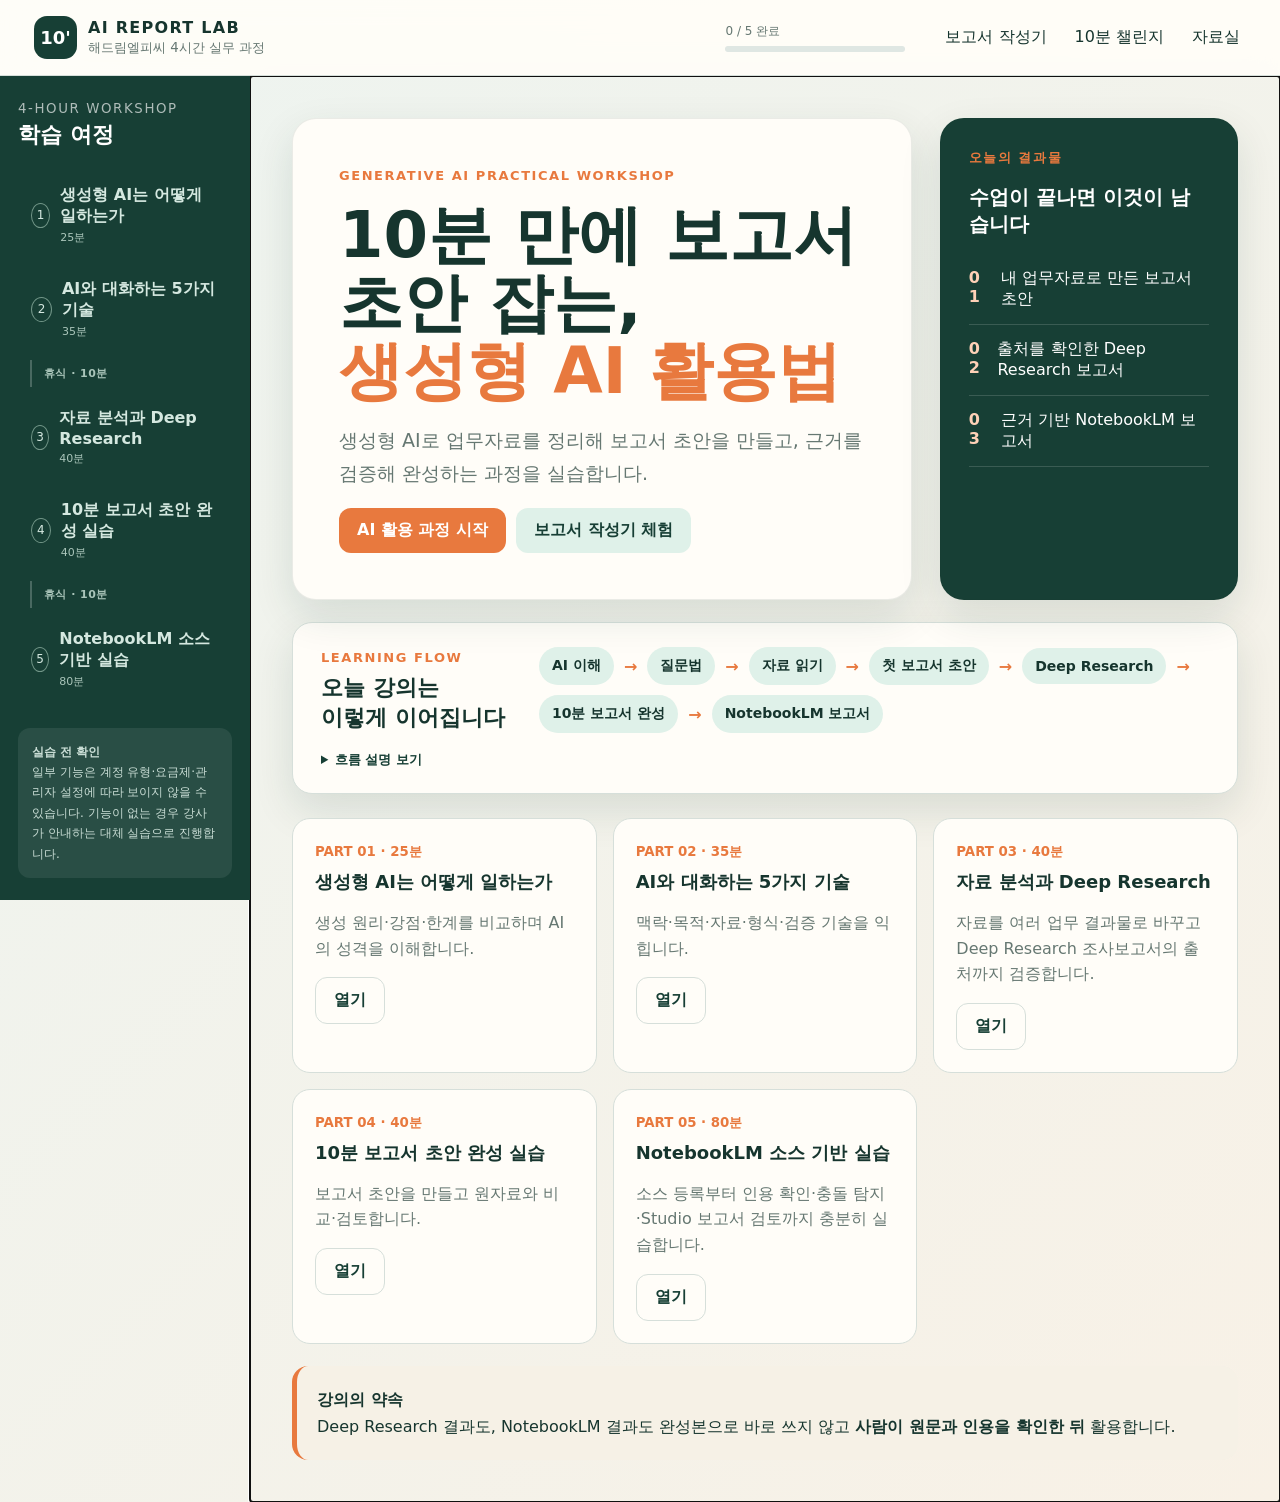
<file: index.html>
<!doctype html>
<html lang="ko">
<head>
  <meta charset="utf-8">
  <meta name="viewport" content="width=device-width, initial-scale=1">
  <meta name="description" content="해드림엘피씨 구성원을 위한 생성형 AI 보고서 작성 실습 웹앱">
  <meta name="theme-color" content="#173f35">
  <title>10분 만에 보고서 초안 잡는, 생성형 AI 활용법</title>
  <link rel="stylesheet" href="styles.css">
  <link rel="stylesheet" href="lesson2.css">
  <link rel="stylesheet" href="course.css?v=20261013-2">
</head>
<body>
  <a class="skip" href="#app">본문으로 바로가기</a>
  <header class="topbar">
    <button class="brand" data-route="home" aria-label="홈으로">
      <span class="brand-mark">10'</span>
      <span><b>AI REPORT LAB</b><small>해드림엘피씨 4시간 실무 과정</small></span>
    </button>
    <div class="progress-wrap">
      <span id="progress-label">0 / 5 완료</span>
      <div class="progress"><span id="progress-bar"></span></div>
    </div>
    <nav class="top-actions" aria-label="주요 메뉴">
      <button data-route="builder">보고서 작성기</button>
      <button data-route="challenge">10분 챌린지</button>
      <button data-route="library">자료실</button>
      <button id="menu-button" class="menu-button" aria-label="메뉴 열기">☰</button>
    </nav>
  </header>

  <aside class="sidebar" id="sidebar" aria-label="강의 차시">
    <div class="sidebar-head"><span><small>4-HOUR WORKSHOP</small><b>학습 여정</b></span><button id="menu-close" aria-label="메뉴 닫기">×</button></div>
    <nav id="side-nav"></nav>
    <div class="sidebar-note"><b>실습 전 확인</b><br>일부 기능은 계정 유형·요금제·관리자 설정에 따라 보이지 않을 수 있습니다. 기능이 없는 경우 강사가 안내하는 대체 실습으로 진행합니다.</div>
  </aside>

  <main id="app" tabindex="-1"></main>
  <div id="toast" class="toast" role="status" aria-live="polite">복사했습니다</div>
  <script src="app.js"></script>
  <script src="ai70.js?v=20261013-2314"></script>
</body>
</html>
</file>
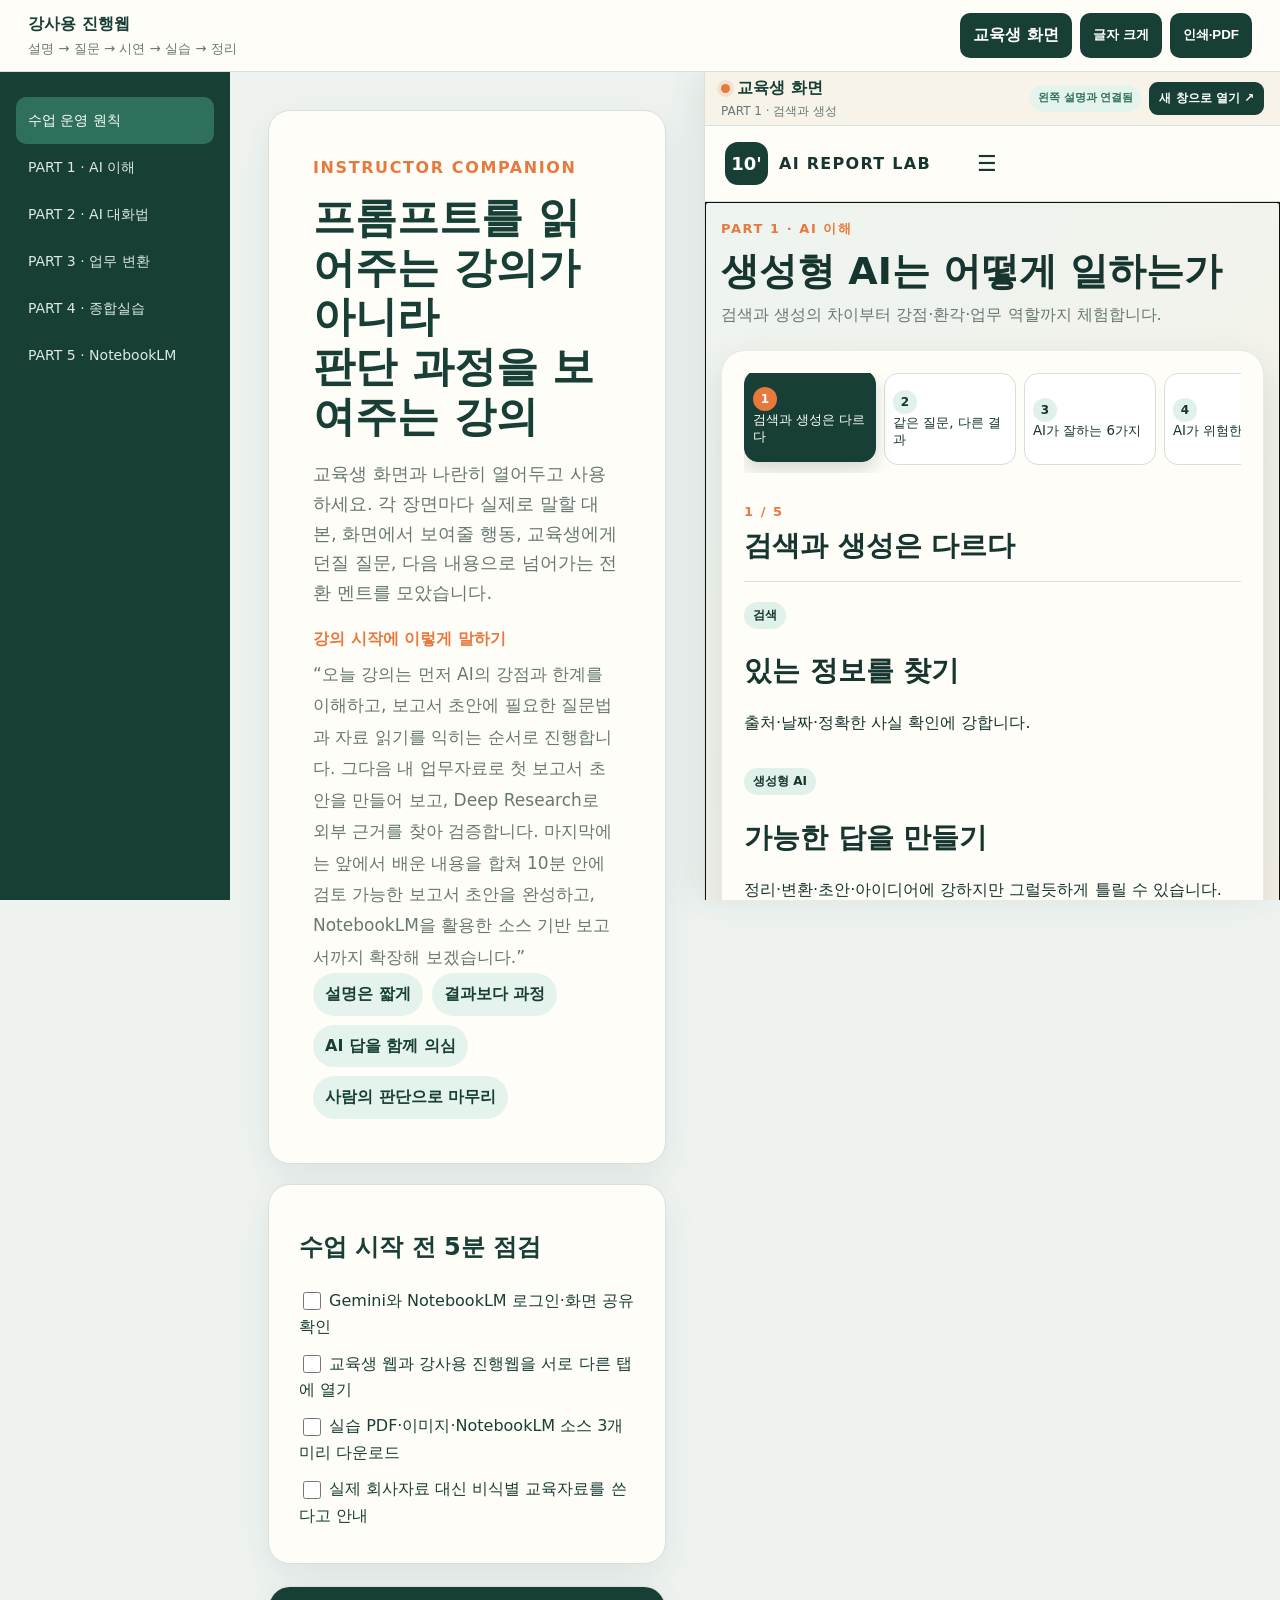
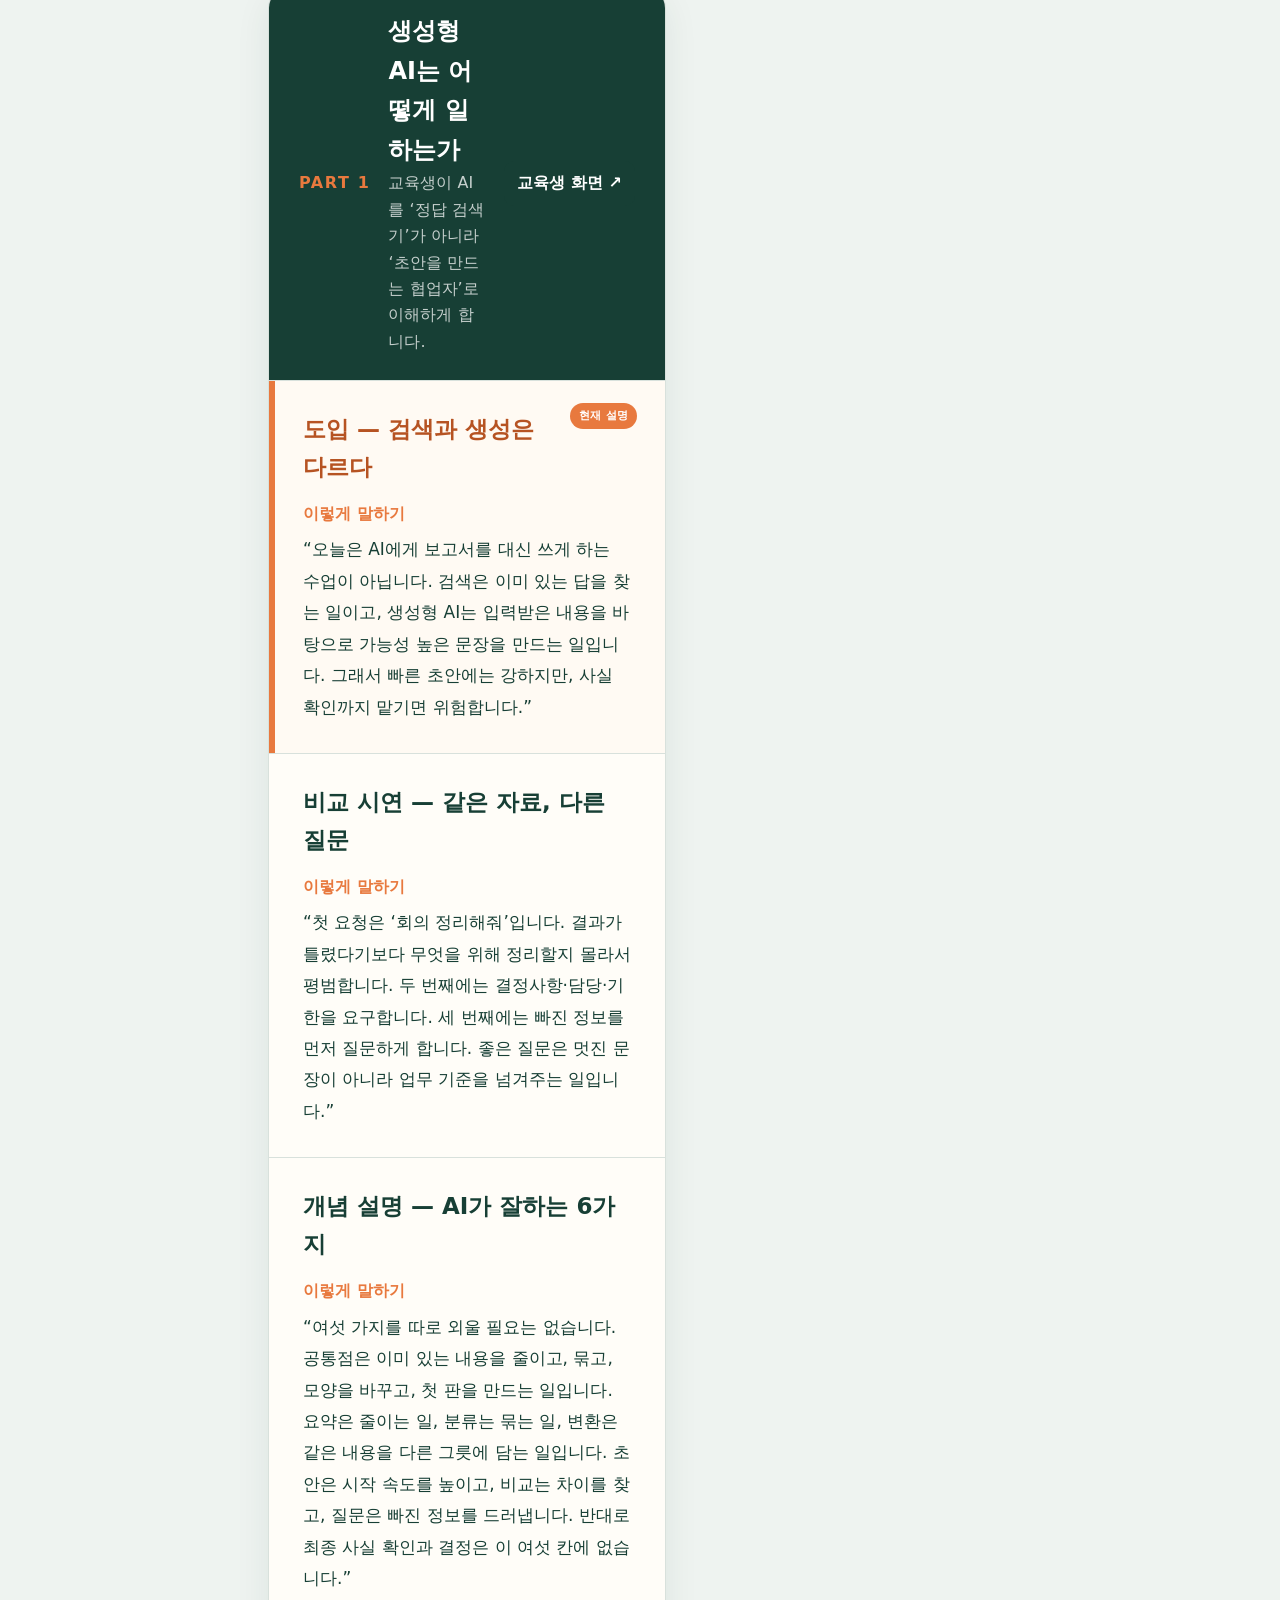
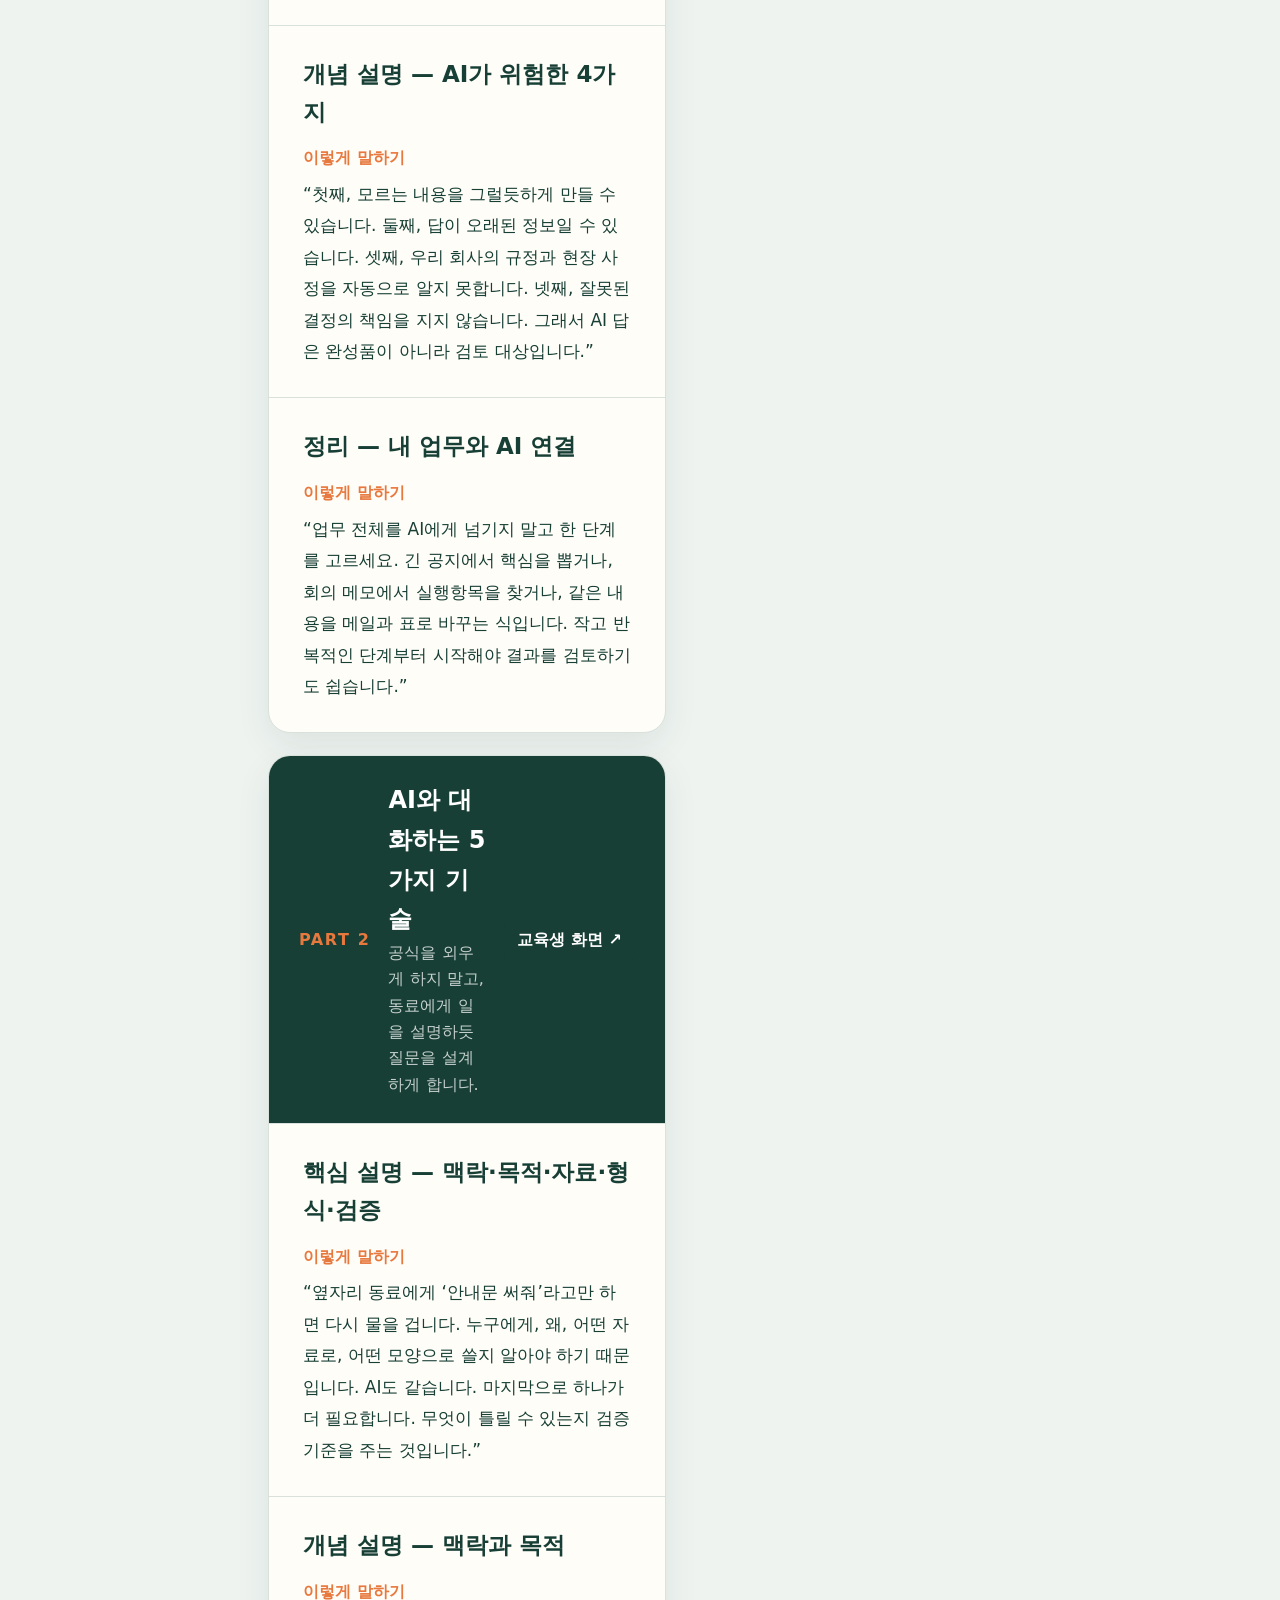
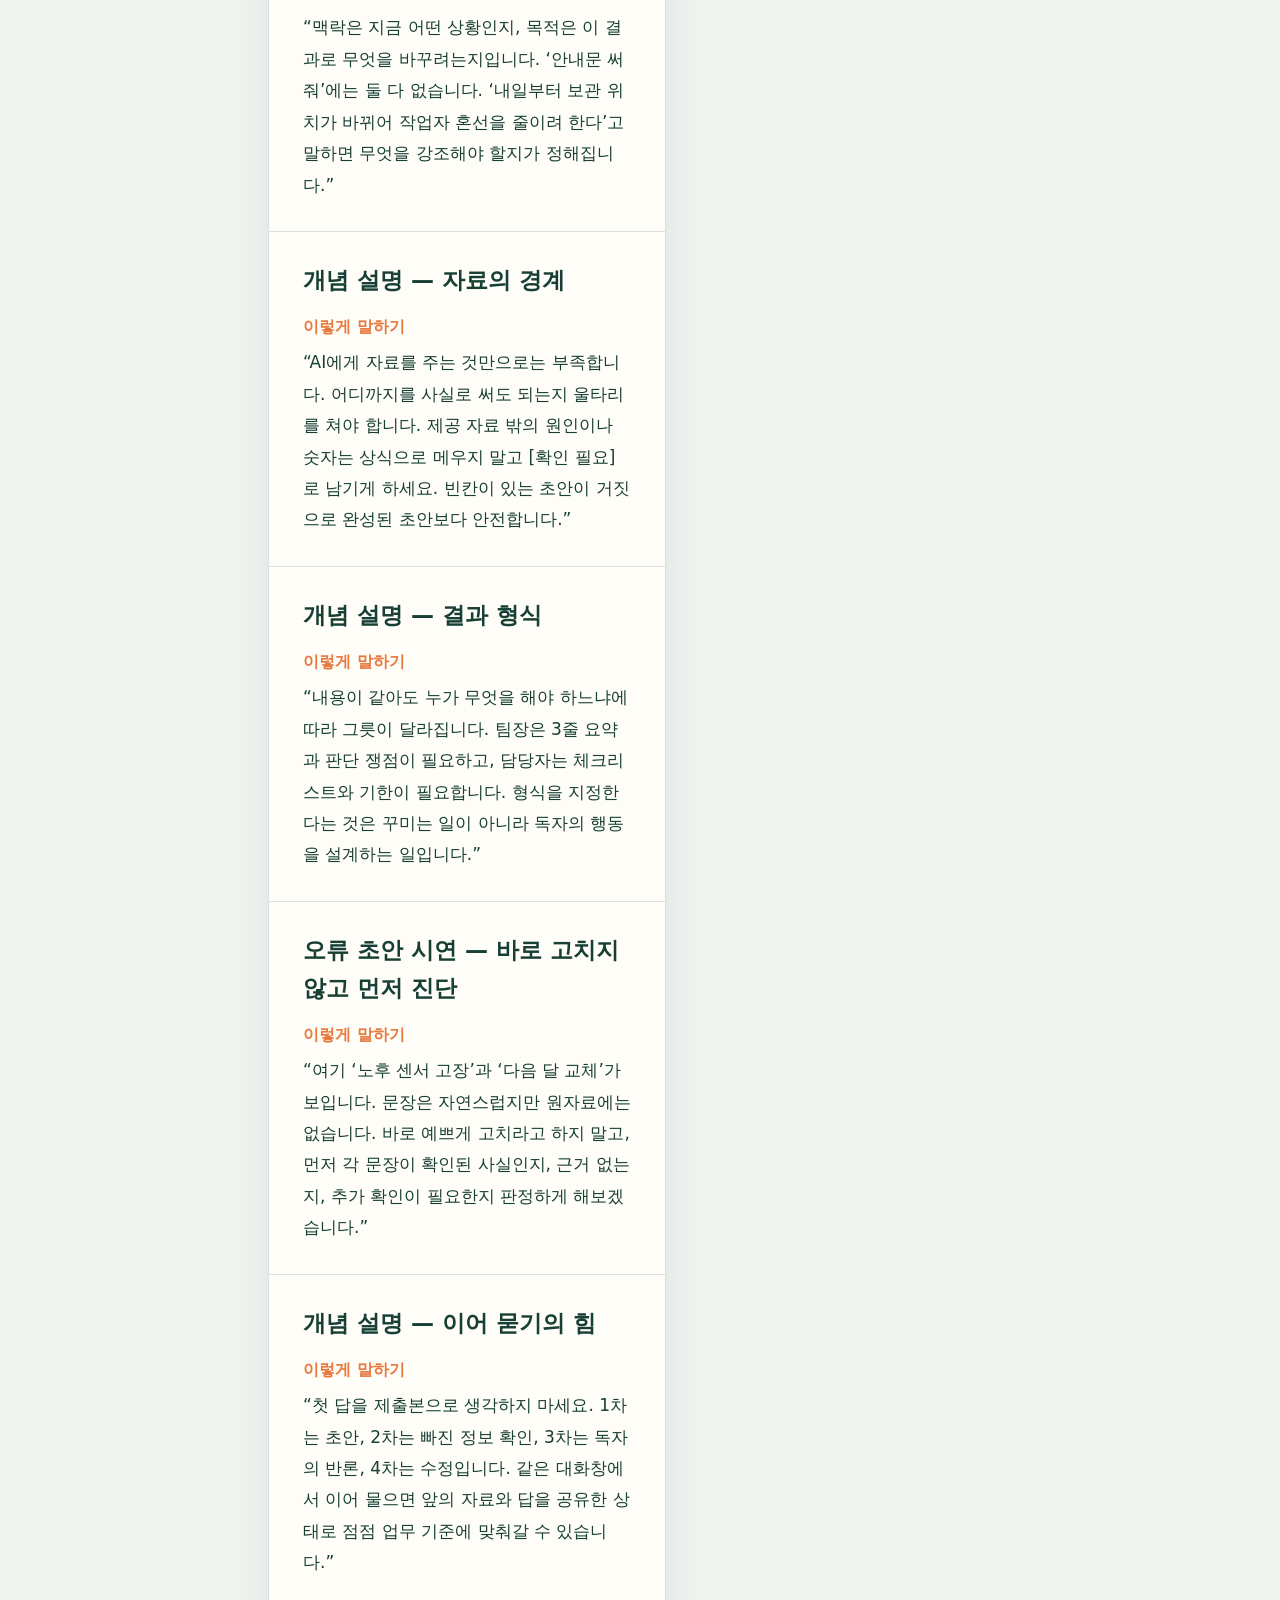
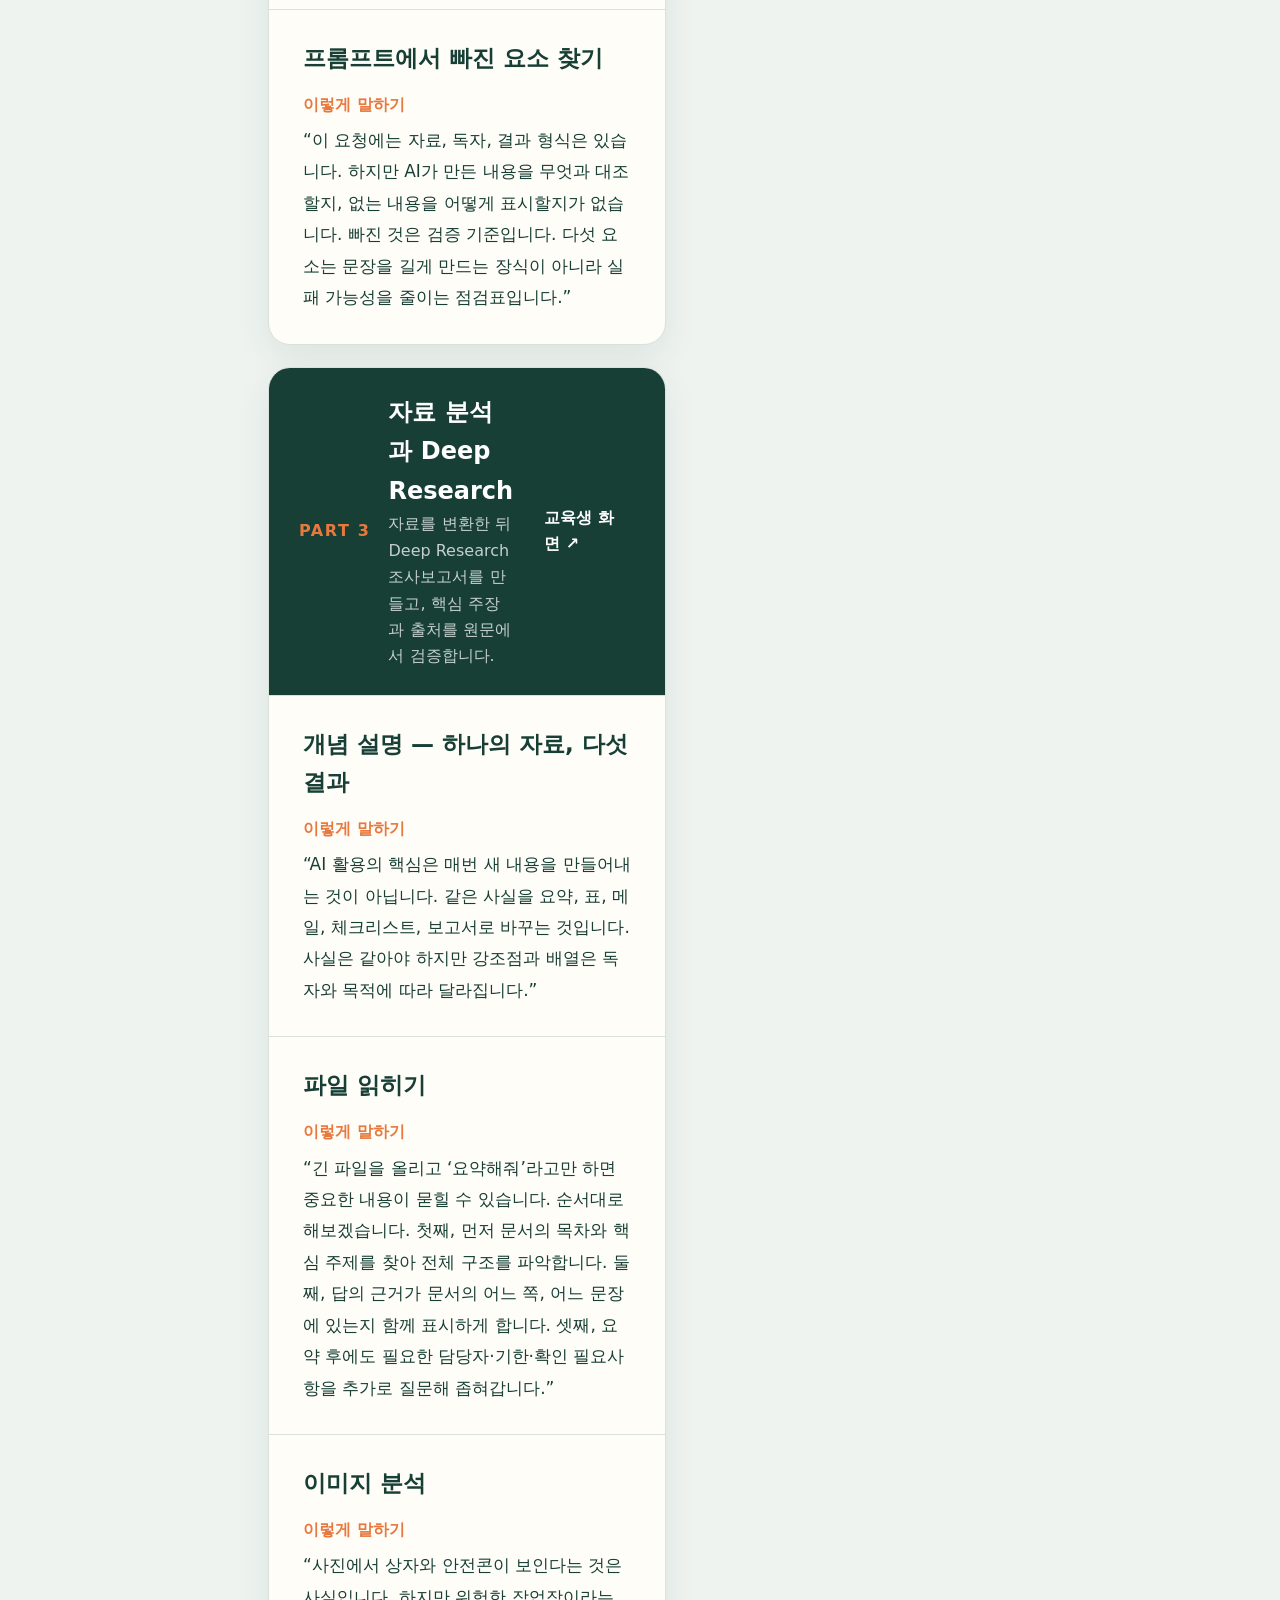
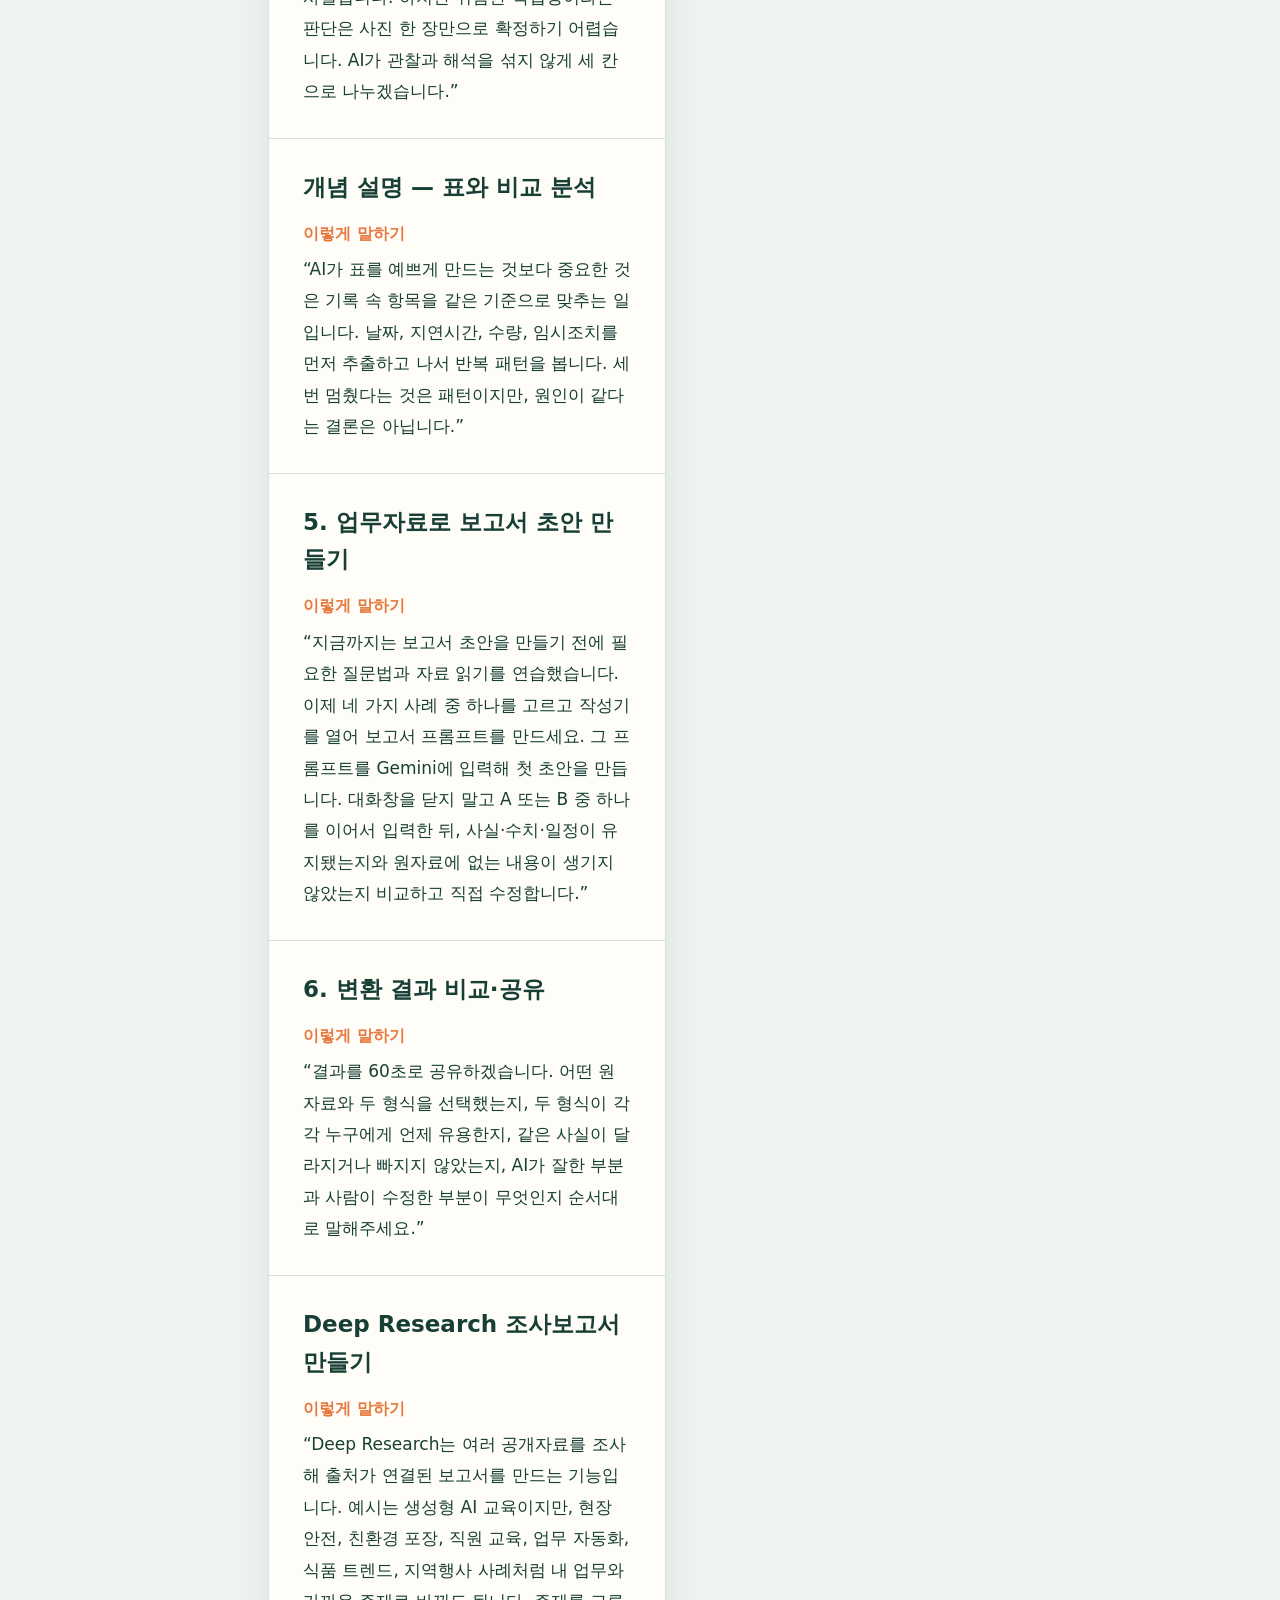
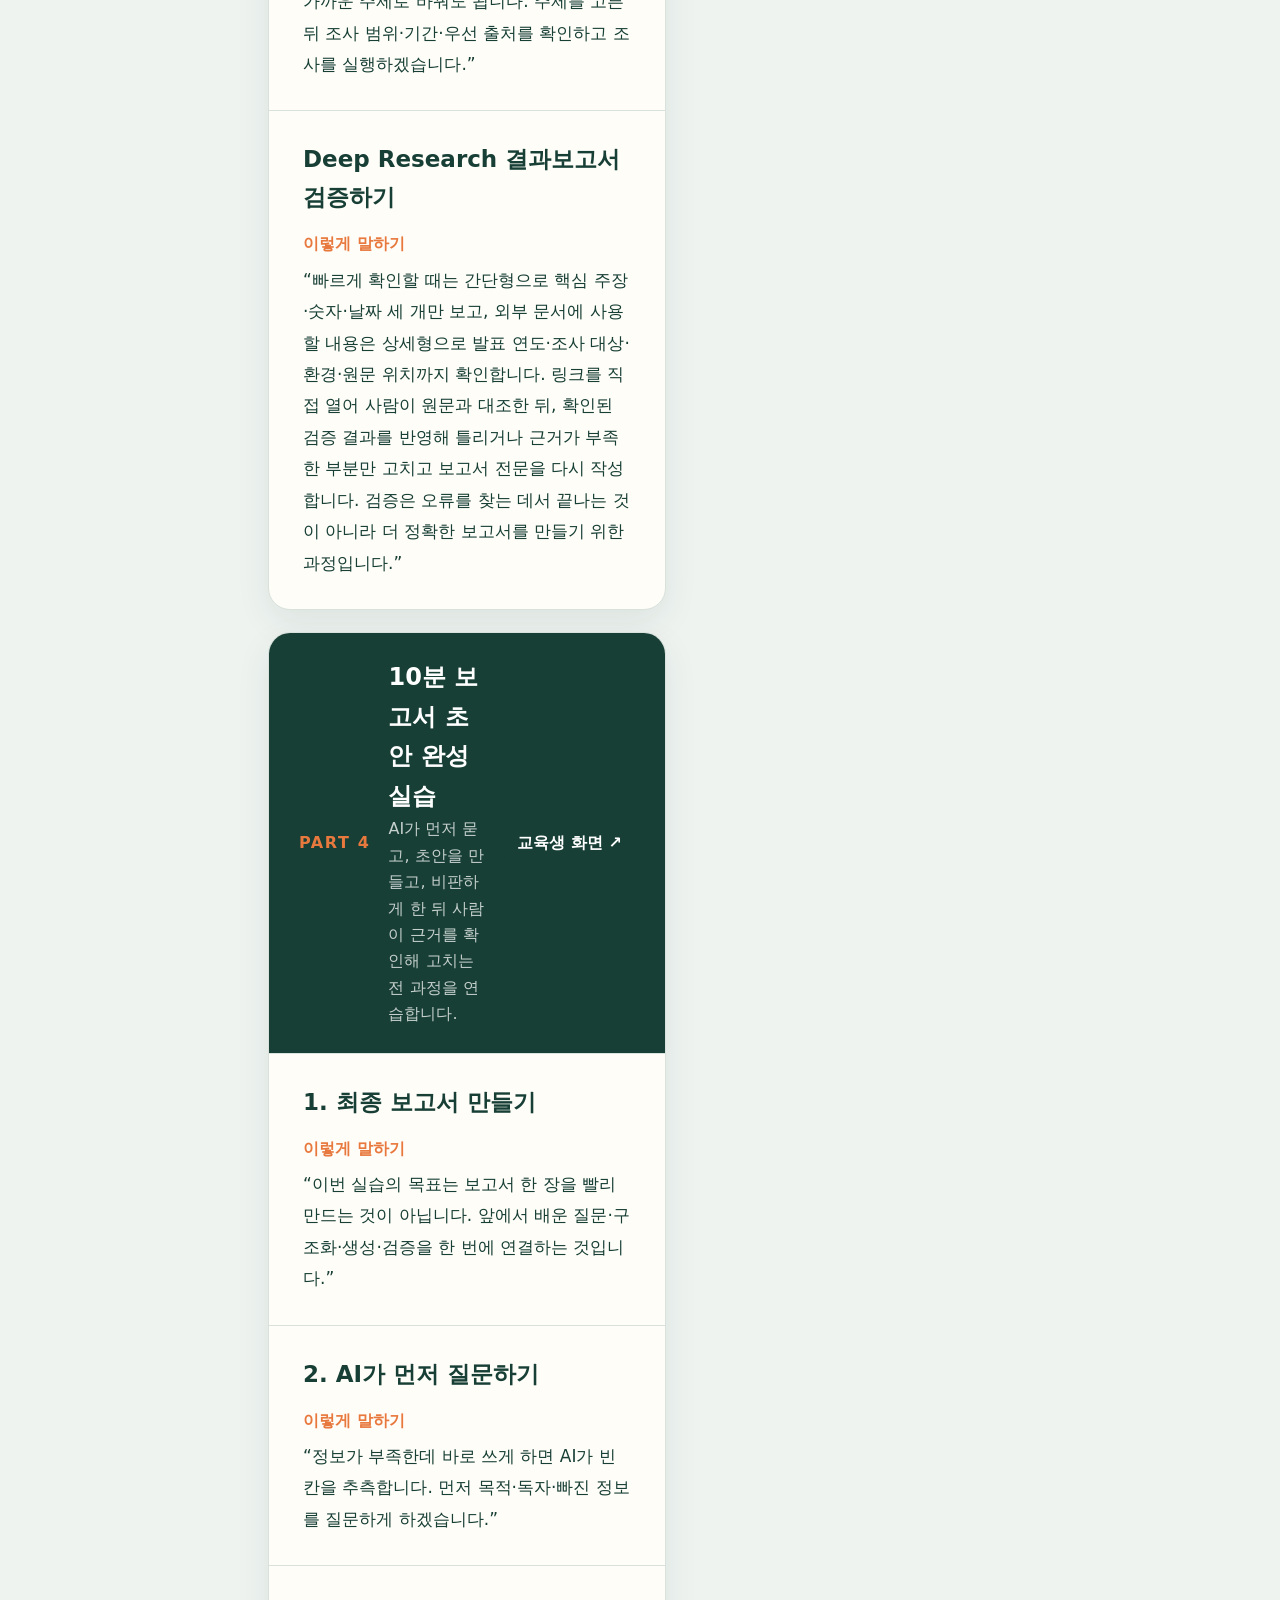
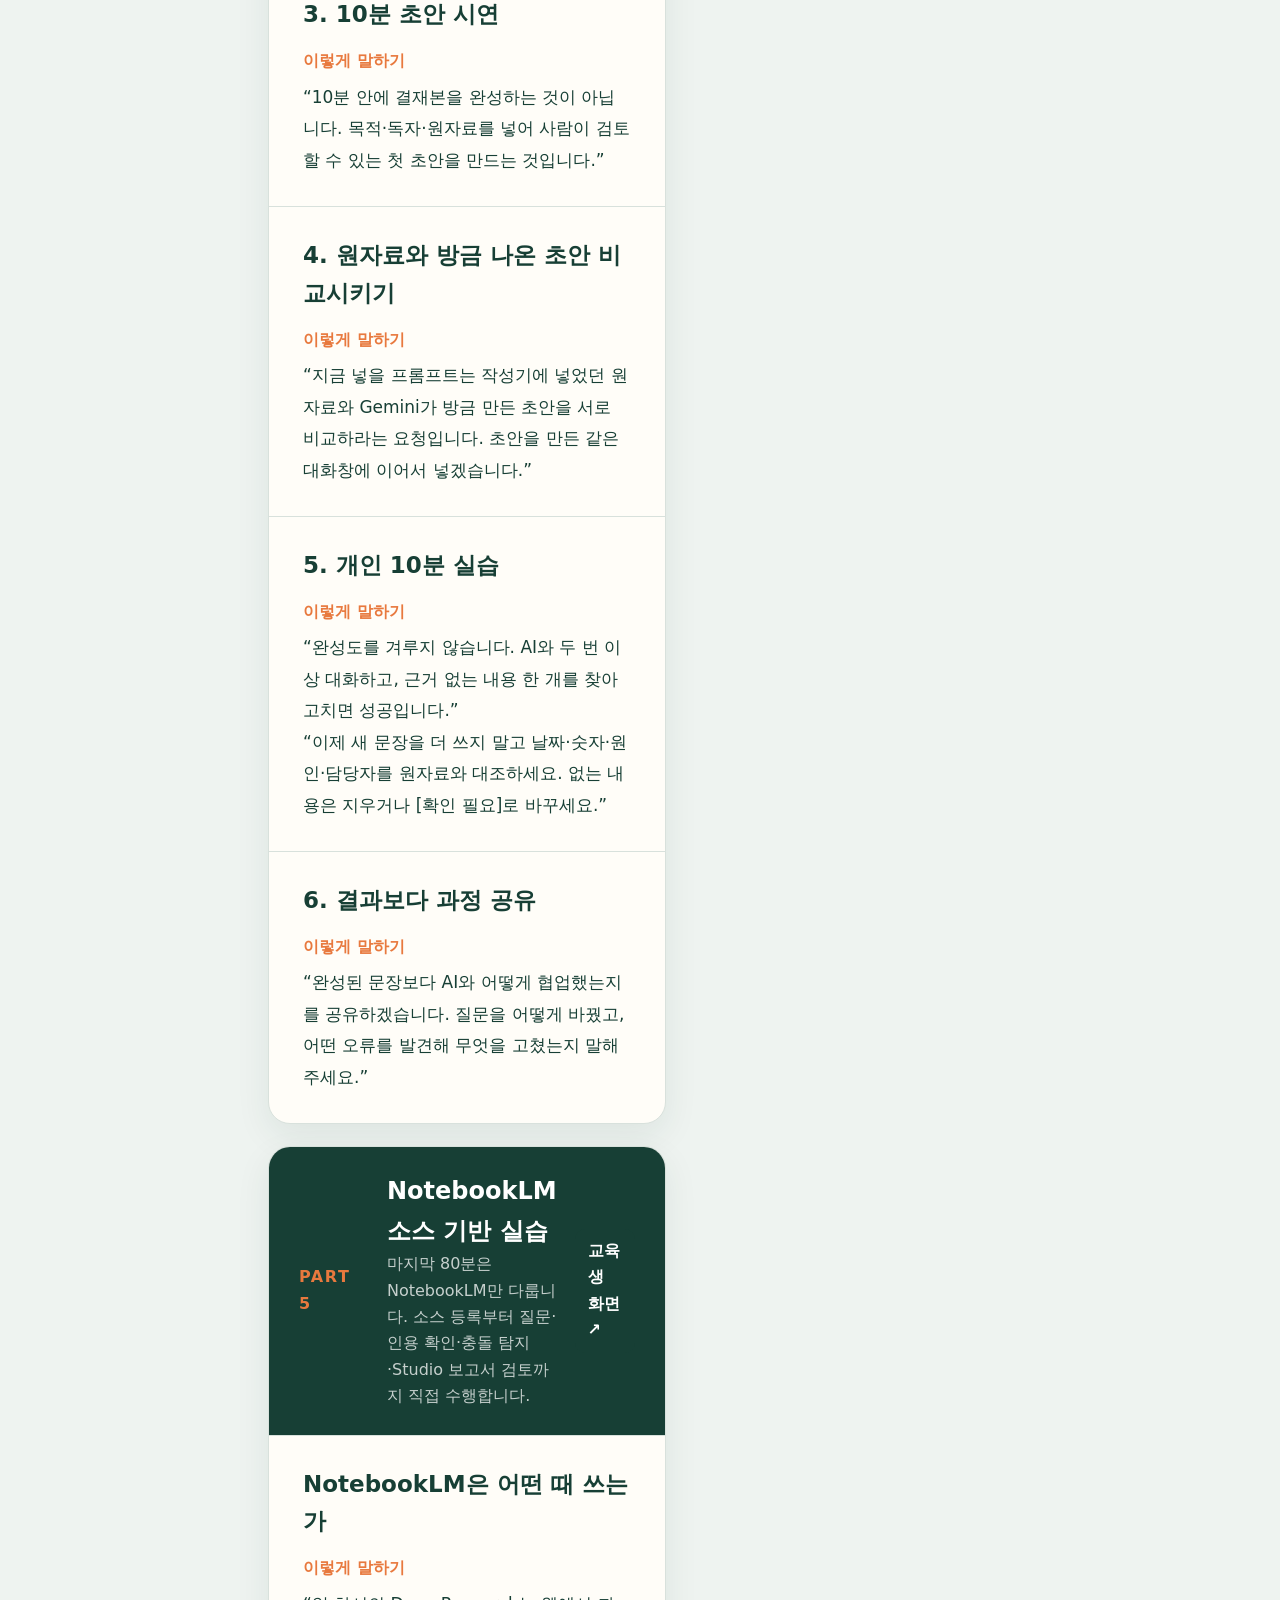
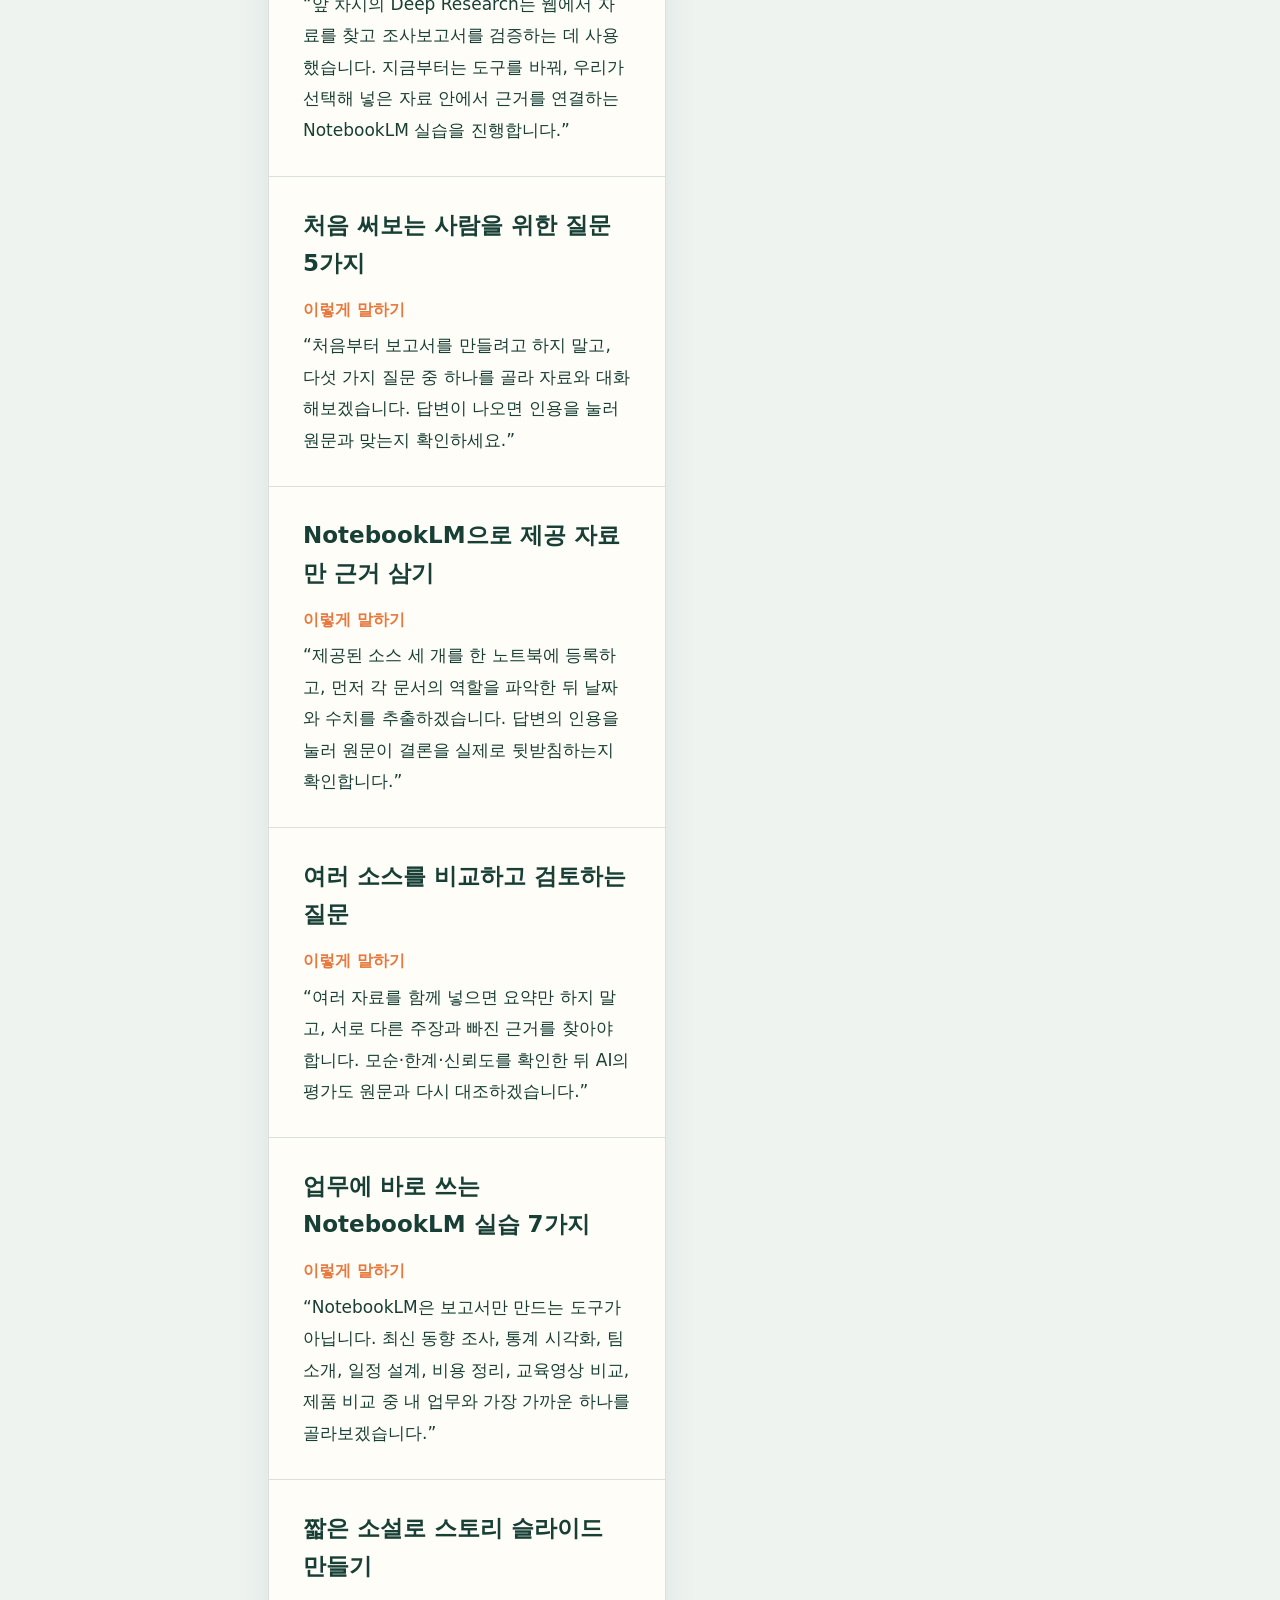
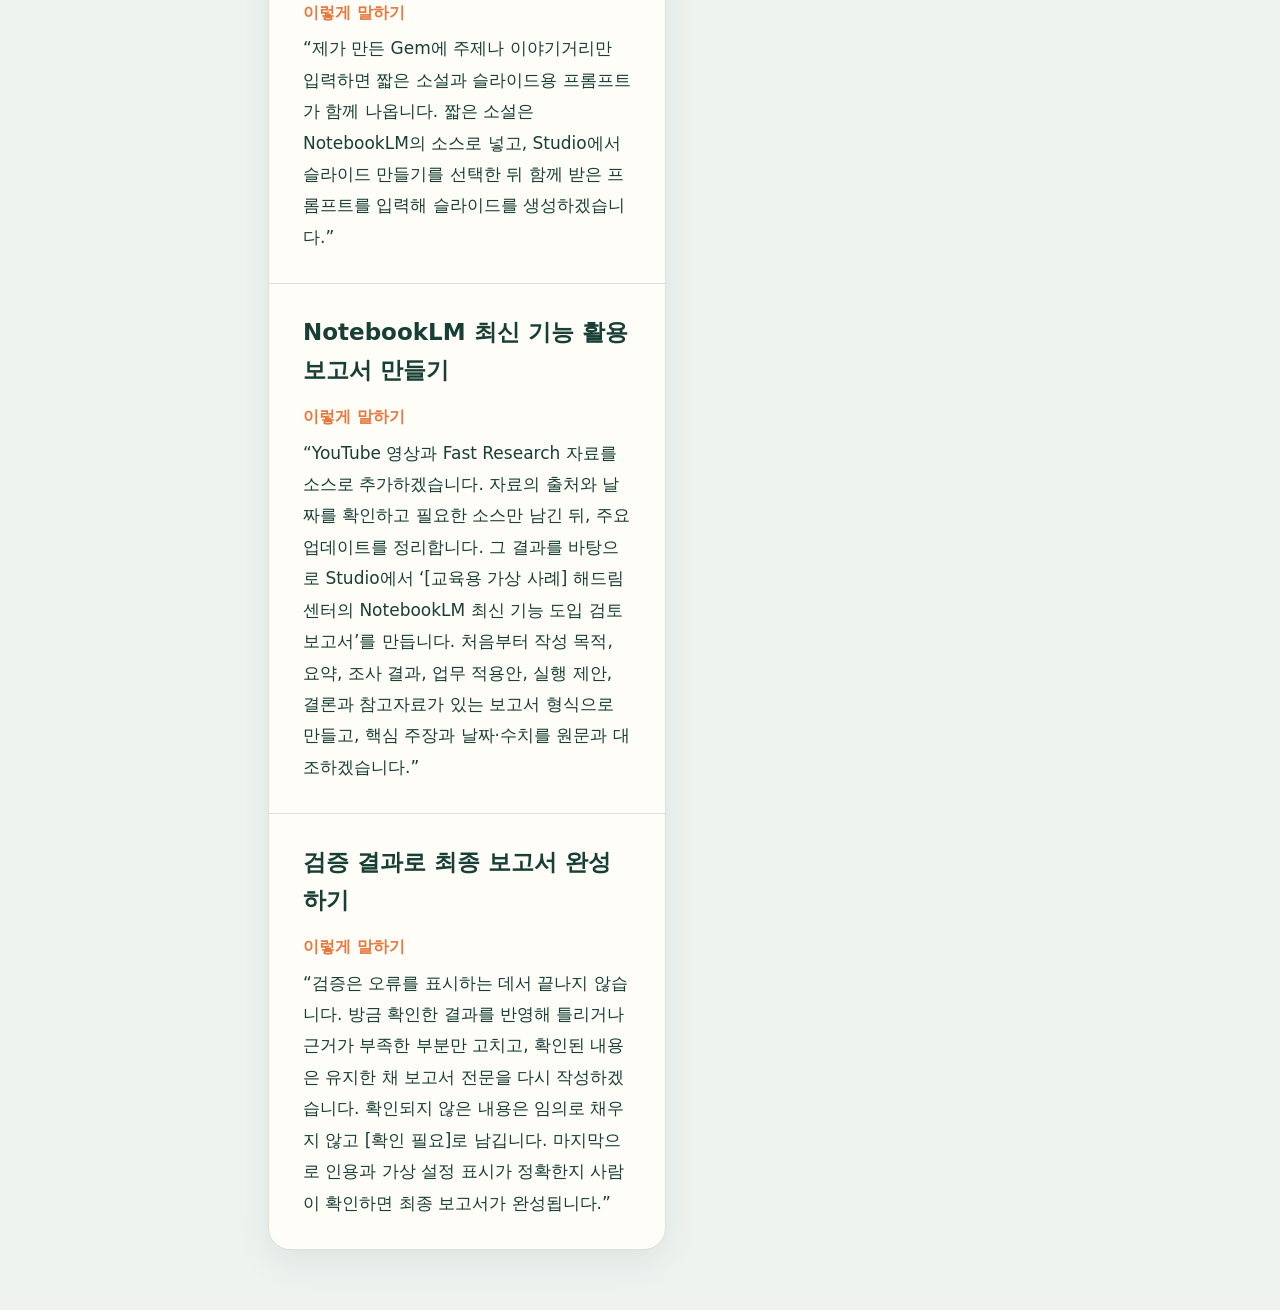
<file: instructor.html>
<!doctype html>
<html lang="ko">
<head>
  <meta charset="utf-8">
  <meta name="viewport" content="width=device-width,initial-scale=1">
  <title>강사용 진행웹 | 10분 보고서 초안</title>
  <link rel="stylesheet" href="instructor.css?v=20261013-1210">
  <link rel="stylesheet" href="instructor-split.css?v=20261013-1210">
</head>
<body>
  <header class="bar">
    <div><b>강사용 진행웹</b><small>설명 → 질문 → 시연 → 실습 → 정리</small></div>
    <nav><a href="index.html">교육생 화면</a><button id="font">글자 크게</button><button onclick="window.print()">인쇄·PDF</button></nav>
  </header>
  <aside id="nav"></aside>
  <section class="student-pane" aria-label="교육생 화면 미리보기">
    <div class="student-pane-head"><div><b><span class="sync-dot" aria-hidden="true"></span>교육생 화면</b><small id="student-label">첫 화면</small></div><div class="student-actions"><span class="sync-state">왼쪽 설명과 연결됨</span><a id="student-new" href="index.html" target="student">새 창으로 열기 ↗</a></div></div>
    <iframe id="student-frame" src="index.html" title="현재 설명에 해당하는 교육생 화면"></iframe>
  </section>
  <main>
    <section class="intro" id="opening">
      <span>INSTRUCTOR COMPANION</span>
      <h1>프롬프트를 읽어주는 강의가 아니라<br>판단 과정을 보여주는 강의</h1>
      <p>교육생 화면과 나란히 열어두고 사용하세요. 각 장면마다 실제로 말할 대본, 화면에서 보여줄 행동, 교육생에게 던질 질문, 다음 내용으로 넘어가는 전환 멘트를 모았습니다.</p>
      <div class="script"><b>강의 시작에 이렇게 말하기</b><p>“오늘 강의는 먼저 AI의 강점과 한계를 이해하고, 보고서 초안에 필요한 질문법과 자료 읽기를 익히는 순서로 진행합니다. 그다음 내 업무자료로 첫 보고서 초안을 만들어 보고, Deep Research로 외부 근거를 찾아 검증합니다. 마지막에는 앞에서 배운 내용을 합쳐 10분 안에 검토 가능한 보고서 초안을 완성하고, NotebookLM을 활용한 소스 기반 보고서까지 확장해 보겠습니다.”</p></div>
      <div class="principles"><b>설명은 짧게</b><b>결과보다 과정</b><b>AI 답을 함께 의심</b><b>사람의 판단으로 마무리</b></div>
    </section>
    <section class="quick card">
      <h2>수업 시작 전 5분 점검</h2>
      <label><input type="checkbox"> Gemini와 NotebookLM 로그인·화면 공유 확인</label>
      <label><input type="checkbox"> 교육생 웹과 강사용 진행웹을 서로 다른 탭에 열기</label>
      <label><input type="checkbox"> 실습 PDF·이미지·NotebookLM 소스 3개 미리 다운로드</label>
      <label><input type="checkbox"> 실제 회사자료 대신 비식별 교육자료를 쓴다고 안내</label>
    </section>

    <section class="part" id="part1" data-title="PART 1 · AI 이해">
      <div class="part-head"><span>PART 1</span><div><h2>생성형 AI는 어떻게 일하는가</h2><p>교육생이 AI를 ‘정답 검색기’가 아니라 ‘초안을 만드는 협업자’로 이해하게 합니다.</p></div><a href="index.html?page=lesson1" target="student">교육생 화면 ↗</a></div>
      <article class="scene"><h3>도입 — 검색과 생성은 다르다</h3><div class="script"><b>이렇게 말하기</b><p>“오늘은 AI에게 보고서를 대신 쓰게 하는 수업이 아닙니다. 검색은 이미 있는 답을 찾는 일이고, 생성형 AI는 입력받은 내용을 바탕으로 가능성 높은 문장을 만드는 일입니다. 그래서 빠른 초안에는 강하지만, 사실 확인까지 맡기면 위험합니다.”</p></div><div class="columns"><div><b>질문</b><p>“AI가 자신 있게 틀린 답을 준 경험이 있으신가요?” 두세 명의 사례만 듣고 환각 개념으로 연결합니다.</p></div><div><b>전환 멘트</b><p>“그렇다면 AI를 안 쓰는 것이 답일까요? 아닙니다. 잘하는 일과 사람이 책임질 일을 나누면 됩니다.”</p></div></div></article>
      <article class="scene"><h3>비교 시연 — 같은 자료, 다른 질문</h3><div class="script"><b>이렇게 말하기</b><p>“첫 요청은 ‘회의 정리해줘’입니다. 결과가 틀렸다기보다 무엇을 위해 정리할지 몰라서 평범합니다. 두 번째에는 결정사항·담당·기한을 요구합니다. 세 번째에는 빠진 정보를 먼저 질문하게 합니다. 좋은 질문은 멋진 문장이 아니라 업무 기준을 넘겨주는 일입니다.”</p></div><div class="demo"><b>화면 행동</b><ol><li>질문 1 결과에서 실행항목이 모호한 부분을 가리킵니다.</li><li>질문 2에서 담당·기한이 표로 바뀐 점을 비교합니다.</li><li>질문 3에서 AI가 모르는 것을 묻게 만든 이유를 강조합니다.</li></ol></div></article>
      <article class="scene"><h3>개념 설명 — AI가 잘하는 6가지</h3><div class="script"><b>이렇게 말하기</b><p>“여섯 가지를 따로 외울 필요는 없습니다. 공통점은 이미 있는 내용을 줄이고, 묶고, 모양을 바꾸고, 첫 판을 만드는 일입니다. 요약은 줄이는 일, 분류는 묶는 일, 변환은 같은 내용을 다른 그릇에 담는 일입니다. 초안은 시작 속도를 높이고, 비교는 차이를 찾고, 질문은 빠진 정보를 드러냅니다. 반대로 최종 사실 확인과 결정은 이 여섯 칸에 없습니다.”</p></div><div class="columns"><div><b>쉬운 예시</b><p>회의 메모 한 장으로 3줄 요약, 안건별 분류, 팀장 메일, 실행 체크리스트, 전주 대비표, 추가 확인 질문을 만들 수 있다고 연결합니다.</p></div><div><b>강조점</b><p>AI의 강점은 새 사실을 만드는 것이 아니라 <strong>주어진 내용을 목적에 맞게 가공하는 것</strong>입니다.</p></div></div><div class="prompt"><b>다음 화면 연결</b><p>“잘하는 일을 알았으니, 이제 잘하는 것처럼 보여도 맡기면 위험한 일을 보겠습니다.”</p></div></article>
      <article class="scene"><h3>개념 설명 — AI가 위험한 4가지</h3><div class="script"><b>이렇게 말하기</b><p>“첫째, 모르는 내용을 그럴듯하게 만들 수 있습니다. 둘째, 답이 오래된 정보일 수 있습니다. 셋째, 우리 회사의 규정과 현장 사정을 자동으로 알지 못합니다. 넷째, 잘못된 결정의 책임을 지지 않습니다. 그래서 AI 답은 완성품이 아니라 검토 대상입니다.”</p></div><div class="columns"><div><b>예시로 풀기</b><p>규정 파일을 주지 않았는데 ‘회사 규정상 반드시’라고 답했다면 지식이 아니라 추정입니다. 날짜·규정·수치·담당자가 나오면 특히 멈춰 확인합니다.</p></div><div><b>교육생 질문</b><p>“이 네 가지 중 여러분의 업무에서 가장 사고로 이어지기 쉬운 것은 무엇인가요?” 한두 답을 듣고 사람 검토로 연결합니다.</p></div></div><div class="prompt"><b>다음 화면 연결</b><p>“그러면 내 업무 중 어디까지 맡기고 어디서 사람이 개입할지 직접 나눠보겠습니다.”</p></div></article>
      <article class="scene"><h3>정리 — 내 업무와 AI 연결</h3><div class="script"><b>이렇게 말하기</b><p>“업무 전체를 AI에게 넘기지 말고 한 단계를 고르세요. 긴 공지에서 핵심을 뽑거나, 회의 메모에서 실행항목을 찾거나, 같은 내용을 메일과 표로 바꾸는 식입니다. 작고 반복적인 단계부터 시작해야 결과를 검토하기도 쉽습니다.”</p></div><div class="activity"><b>짧은 참여</b><p>각자 반복 업무 하나를 떠올리고 ‘AI에게 맡길 한 단계’와 ‘사람이 확인할 한 단계’를 짝과 한 문장씩 나누게 합니다.</p></div></article>
    </section>

    <section class="part" id="part2" data-title="PART 2 · AI 대화법">
      <div class="part-head"><span>PART 2</span><div><h2>AI와 대화하는 5가지 기술</h2><p>공식을 외우게 하지 말고, 동료에게 일을 설명하듯 질문을 설계하게 합니다.</p></div><a href="index.html?page=lesson2" target="student">교육생 화면 ↗</a></div>
      <article class="scene"><h3>핵심 설명 — 맥락·목적·자료·형식·검증</h3><div class="script"><b>이렇게 말하기</b><p>“옆자리 동료에게 ‘안내문 써줘’라고만 하면 다시 물을 겁니다. 누구에게, 왜, 어떤 자료로, 어떤 모양으로 쓸지 알아야 하기 때문입니다. AI도 같습니다. 마지막으로 하나가 더 필요합니다. 무엇이 틀릴 수 있는지 검증 기준을 주는 것입니다.”</p></div><div class="prompt"><b>칠판에 남길 한 줄</b><p>상황과 목적 → 믿을 자료 → 원하는 결과 → 확인 기준</p></div></article>
      <article class="scene"><h3>개념 설명 — 맥락과 목적</h3><div class="script"><b>이렇게 말하기</b><p>“맥락은 지금 어떤 상황인지, 목적은 이 결과로 무엇을 바꾸려는지입니다. ‘안내문 써줘’에는 둘 다 없습니다. ‘내일부터 보관 위치가 바뀌어 작업자 혼선을 줄이려 한다’고 말하면 무엇을 강조해야 할지가 정해집니다.”</p></div><div class="columns"><div><b>구분 질문</b><p>‘누구에게 어떤 일이 생겼는가?’는 맥락, ‘읽은 사람이 무엇을 알거나 하게 할 것인가?’는 목적이라고 설명합니다.</p></div><div><b>주의</b><p>목적을 ‘보고서 작성’이라고 쓰지 말고, 공유·요청·승인·예방처럼 실제 행동으로 적게 합니다.</p></div></div></article>
      <article class="scene"><h3>개념 설명 — 자료의 경계</h3><div class="script"><b>이렇게 말하기</b><p>“AI에게 자료를 주는 것만으로는 부족합니다. 어디까지를 사실로 써도 되는지 울타리를 쳐야 합니다. 제공 자료 밖의 원인이나 숫자는 상식으로 메우지 말고 [확인 필요]로 남기게 하세요. 빈칸이 있는 초안이 거짓으로 완성된 초안보다 안전합니다.”</p></div><div class="columns"><div><b>예시</b><p>‘도구가 작업대 아래 있었다’는 사실이지만 ‘작업자 부주의 때문’은 자료에 없는 원인입니다.</p></div><div><b>강조점</b><p>많은 자료를 넣는 것보다 <strong>어떤 자료만 믿을지</strong> 정하는 것이 먼저입니다.</p></div></div></article>
      <article class="scene"><h3>개념 설명 — 결과 형식</h3><div class="script"><b>이렇게 말하기</b><p>“내용이 같아도 누가 무엇을 해야 하느냐에 따라 그릇이 달라집니다. 팀장은 3줄 요약과 판단 쟁점이 필요하고, 담당자는 체크리스트와 기한이 필요합니다. 형식을 지정한다는 것은 꾸미는 일이 아니라 독자의 행동을 설계하는 일입니다.”</p></div><div class="columns"><div><b>빠른 질문</b><p>“지금 자료를 팀장에게 보고한다면 여섯 형식 중 무엇이 가장 적합한가요? 작업자에게 전달한다면요?”</p></div><div><b>전환 멘트</b><p>“좋은 형식을 골라도 AI가 내용을 만들 수 있으니, 마지막으로 검증시키는 법을 보겠습니다.”</p></div></div></article>
      <article class="scene"><h3>오류 초안 시연 — 바로 고치지 않고 먼저 진단</h3><div class="script"><b>이렇게 말하기</b><p>“여기 ‘노후 센서 고장’과 ‘다음 달 교체’가 보입니다. 문장은 자연스럽지만 원자료에는 없습니다. 바로 예쁘게 고치라고 하지 말고, 먼저 각 문장이 확인된 사실인지, 근거 없는지, 추가 확인이 필요한지 판정하게 해보겠습니다.”</p></div><div class="columns"><div><b>교육생 질문</b><p>“두 문장 중 표현만 고치면 되는 것은 무엇이고, 삭제하거나 확인해야 하는 것은 무엇인가요?”</p></div><div><b>정리</b><p>AI의 자기검토는 1차 필터일 뿐입니다. 원자료 대조와 최종 승인은 사람의 일이라고 못 박습니다.</p></div></div></article>
      <article class="scene"><h3>개념 설명 — 이어 묻기의 힘</h3><div class="script"><b>이렇게 말하기</b><p>“첫 답을 제출본으로 생각하지 마세요. 1차는 초안, 2차는 빠진 정보 확인, 3차는 독자의 반론, 4차는 수정입니다. 같은 대화창에서 이어 물으면 앞의 자료와 답을 공유한 상태로 점점 업무 기준에 맞춰갈 수 있습니다.”</p></div><div class="prompt"><b>기억할 한 줄</b><p>한 번에 완벽한 프롬프트보다, 초안 → 질문 → 비판 → 수정의 대화가 낫습니다.</p></div></article>
      <article class="scene"><h3>프롬프트에서 빠진 요소 찾기</h3><div class="script"><b>이렇게 말하기</b><p>“이 요청에는 자료, 독자, 결과 형식은 있습니다. 하지만 AI가 만든 내용을 무엇과 대조할지, 없는 내용을 어떻게 표시할지가 없습니다. 빠진 것은 검증 기준입니다. 다섯 요소는 문장을 길게 만드는 장식이 아니라 실패 가능성을 줄이는 점검표입니다.”</p></div><div class="activity"><b>정답 후 확인</b><p>교육생에게 정답만 말하게 하지 말고, 검증 문장 한 줄을 직접 덧붙여 말하게 합니다.</p></div></article>
    </section>

    <section class="part" id="part3" data-title="PART 3 · 업무 변환">
      <div class="part-head"><span>PART 3</span><div><h2>자료 분석과 Deep Research</h2><p>자료를 변환한 뒤 Deep Research 조사보고서를 만들고, 핵심 주장과 출처를 원문에서 검증합니다.</p></div><a href="index.html?page=lesson3" target="student">교육생 화면 ↗</a></div>
      <article class="scene"><h3>개념 설명 — 하나의 자료, 다섯 결과</h3><div class="script"><b>이렇게 말하기</b><p>“AI 활용의 핵심은 매번 새 내용을 만들어내는 것이 아닙니다. 같은 사실을 요약, 표, 메일, 체크리스트, 보고서로 바꾸는 것입니다. 사실은 같아야 하지만 강조점과 배열은 독자와 목적에 따라 달라집니다.”</p></div><div class="columns"><div><b>예시</b><p>설비 정지 메모를 팀장에게는 영향과 판단 쟁점으로, 설비 담당자에게는 점검 항목과 희망기한으로 바꿉니다.</p></div><div><b>강조점</b><p>형식이 달라져도 날짜·수량·확인 여부 같은 핵심 사실은 달라지면 안 됩니다.</p></div></div></article>
      <article class="scene"><h3>파일 읽히기</h3><div class="script"><b>이렇게 말하기</b><p>“긴 파일을 올리고 ‘요약해줘’라고만 하면 중요한 내용이 묻힐 수 있습니다. 순서대로 해보겠습니다. 첫째, 먼저 문서의 목차와 핵심 주제를 찾아 전체 구조를 파악합니다. 둘째, 답의 근거가 문서의 어느 쪽, 어느 문장에 있는지 함께 표시하게 합니다. 셋째, 요약 후에도 필요한 담당자·기한·확인 필요사항을 추가로 질문해 좁혀갑니다.”</p></div><div class="activity"><b>교육생 활동</b><p>결과에서 근거 위치 하나를 실제 PDF에서 찾아 표시하게 합니다. 못 찾으면 ‘AI가 틀렸다’가 아니라 ‘확인할 수 없는 답’으로 분류합니다.</p></div></article>
      <article class="scene"><h3>이미지 분석</h3><div class="script"><b>이렇게 말하기</b><p>“사진에서 상자와 안전콘이 보인다는 것은 사실입니다. 하지만 위험한 작업장이라는 판단은 사진 한 장만으로 확정하기 어렵습니다. AI가 관찰과 해석을 섞지 않게 세 칸으로 나누겠습니다.”</p></div><div class="columns"><div><b>손들기 질문</b><p>“사진에서 직접 보이는 것 하나, 추정에 해당하는 것 하나를 말해보세요.”</p></div><div><b>강조</b><p>개인정보·설비·문서가 찍힌 실제 현장사진은 회사 기준을 확인하기 전 업로드하지 않습니다.</p></div></div></article>
      <article class="scene"><h3>개념 설명 — 표와 비교 분석</h3><div class="script"><b>이렇게 말하기</b><p>“AI가 표를 예쁘게 만드는 것보다 중요한 것은 기록 속 항목을 같은 기준으로 맞추는 일입니다. 날짜, 지연시간, 수량, 임시조치를 먼저 추출하고 나서 반복 패턴을 봅니다. 세 번 멈췄다는 것은 패턴이지만, 원인이 같다는 결론은 아닙니다.”</p></div><div class="columns"><div><b>주의할 비약</b><p>재부팅 후 작동했다는 사실을 ‘재부팅이 근본 해결책’ 또는 ‘센서 고장’으로 확대하지 않습니다.</p></div><div><b>전환 멘트</b><p>“이제 같은 자료를 실제 독자별 결과물 두 개로 바꿔 차이를 확인하겠습니다.”</p></div></div></article>
      <article class="scene"><h3>5. 업무자료로 보고서 초안 만들기</h3><div class="script"><b>이렇게 말하기</b><p>“지금까지는 보고서 초안을 만들기 전에 필요한 질문법과 자료 읽기를 연습했습니다. 이제 네 가지 사례 중 하나를 고르고 작성기를 열어 보고서 프롬프트를 만드세요. 그 프롬프트를 Gemini에 입력해 첫 초안을 만듭니다. 대화창을 닫지 말고 A 또는 B 중 하나를 이어서 입력한 뒤, 사실·수치·일정이 유지됐는지와 원자료에 없는 내용이 생기지 않았는지 비교하고 직접 수정합니다.”</p></div></article>
      <article class="scene"><h3>6. 변환 결과 비교·공유</h3><div class="script"><b>이렇게 말하기</b><p>“결과를 60초로 공유하겠습니다. 어떤 원자료와 두 형식을 선택했는지, 두 형식이 각각 누구에게 언제 유용한지, 같은 사실이 달라지거나 빠지지 않았는지, AI가 잘한 부분과 사람이 수정한 부분이 무엇인지 순서대로 말해주세요.”</p></div></article>
      <article class="scene"><h3>Deep Research 조사보고서 만들기</h3><div class="script"><b>이렇게 말하기</b><p>“Deep Research는 여러 공개자료를 조사해 출처가 연결된 보고서를 만드는 기능입니다. 예시는 생성형 AI 교육이지만, 현장 안전, 친환경 포장, 직원 교육, 업무 자동화, 식품 트렌드, 지역행사 사례처럼 내 업무와 가까운 주제로 바꿔도 됩니다. 주제를 고른 뒤 조사 범위·기간·우선 출처를 확인하고 조사를 실행하겠습니다.”</p></div></article>
      <article class="scene"><h3>Deep Research 결과보고서 검증하기</h3><div class="script"><b>이렇게 말하기</b><p>“빠르게 확인할 때는 간단형으로 핵심 주장·숫자·날짜 세 개만 보고, 외부 문서에 사용할 내용은 상세형으로 발표 연도·조사 대상·환경·원문 위치까지 확인합니다. 링크를 직접 열어 사람이 원문과 대조한 뒤, 확인된 검증 결과를 반영해 틀리거나 근거가 부족한 부분만 고치고 보고서 전문을 다시 작성합니다. 검증은 오류를 찾는 데서 끝나는 것이 아니라 더 정확한 보고서를 만들기 위한 과정입니다.”</p></div></article>
    </section>

    <section class="part" id="part4" data-title="PART 4 · 종합실습">
      <div class="part-head"><span>PART 4</span><div><h2>10분 보고서 초안 완성 실습</h2><p>AI가 먼저 묻고, 초안을 만들고, 비판하게 한 뒤 사람이 근거를 확인해 고치는 전 과정을 연습합니다.</p></div><a href="index.html?page=lesson4" target="student">교육생 화면 ↗</a></div>
      <article class="scene"><h3>1. 최종 보고서 만들기</h3><div class="script"><b>이렇게 말하기</b><p>“이번 실습의 목표는 보고서 한 장을 빨리 만드는 것이 아닙니다. 앞에서 배운 질문·구조화·생성·검증을 한 번에 연결하는 것입니다.”</p></div><div class="columns"><div><b>오늘의 한 줄 흐름</b><p>먼저 질문 → 초안 → 자기비판 → 사람 검증 → 수정</p></div><div><b>가장 중요한 강조</b><p>AI가 쓴 결과물이 아니라 <strong>사람이 검증한 과정</strong>이 최종 성과입니다.</p></div></div></article>
      <article class="scene"><h3>2. AI가 먼저 질문하기</h3><div class="script"><b>이렇게 말하기</b><p>“정보가 부족한데 바로 쓰게 하면 AI가 빈칸을 추측합니다. 먼저 목적·독자·빠진 정보를 질문하게 하겠습니다.”</p></div><div class="prompt"><b>보여줄 차이</b><p>‘보고서 써줘’가 아니라 ‘바로 쓰지 말고 중요한 질문 3개를 먼저 해줘’라고 요청합니다.</p></div></article>
      <article class="scene"><h3>3. 10분 초안 시연</h3><div class="script"><b>이렇게 말하기</b><p>“10분 안에 결재본을 완성하는 것이 아닙니다. 목적·독자·원자료를 넣어 사람이 검토할 수 있는 첫 초안을 만드는 것입니다.”</p></div><div class="demo"><b>반드시 보여줄 행동</b><ol><li>원자료의 사실과 미확인 사항을 구분합니다.</li><li>작성기에서 요청 조건을 정리합니다.</li><li>Gemini에서 첫 초안을 만듭니다.</li><li>날짜·수치·원인을 원자료와 대조합니다.</li></ol></div></article>
      <article class="scene"><h3>4. 원자료와 방금 나온 초안 비교시키기</h3><div class="script"><b>이렇게 말하기</b><p>“지금 넣을 프롬프트는 작성기에 넣었던 원자료와 Gemini가 방금 만든 초안을 서로 비교하라는 요청입니다. 초안을 만든 같은 대화창에 이어서 넣겠습니다.”</p></div><div class="columns"><div><b>AI가 찾게 할 것</b><p>근거 없는 문장 · 빠진 사실 · 추가 질문 · 미확정 조치</p></div><div><b>수강생에게 꼭 설명할 것</b><p>같은 대화창이면 비교 프롬프트만 넣고, 새 대화창이라면 원자료와 초안도 함께 넣어야 합니다.</p></div></div></article>
      <article class="scene"><h3>5. 개인 10분 실습</h3><div class="script"><b>시작 멘트</b><p>“완성도를 겨루지 않습니다. AI와 두 번 이상 대화하고, 근거 없는 내용 한 개를 찾아 고치면 성공입니다.”</p></div><div class="script"><b>8분 지점</b><p>“이제 새 문장을 더 쓰지 말고 날짜·숫자·원인·담당자를 원자료와 대조하세요. 없는 내용은 지우거나 [확인 필요]로 바꾸세요.”</p></div></article>
      <article class="scene"><h3>6. 결과보다 과정 공유</h3><div class="script"><b>이렇게 말하기</b><p>“완성된 문장보다 AI와 어떻게 협업했는지를 공유하겠습니다. 질문을 어떻게 바꿨고, 어떤 오류를 발견해 무엇을 고쳤는지 말해주세요.”</p></div><div class="activity"><b>공유할 네 가지</b><p>바꾼 질문 · AI가 되물은 내용 · 발견한 오류 · 사람이 수정한 부분</p></div></article>
    </section>

    <section class="part" id="part5" data-title="PART 5 · NotebookLM">
      <div class="part-head"><span>PART 5</span><div><h2>NotebookLM 소스 기반 실습</h2><p>마지막 80분은 NotebookLM만 다룹니다. 소스 등록부터 질문·인용 확인·충돌 탐지·Studio 보고서 검토까지 직접 수행합니다.</p></div><a href="index.html?page=lesson5" target="student">교육생 화면 ↗</a></div>
      <article class="scene"><h3>NotebookLM은 어떤 때 쓰는가</h3><div class="script"><b>이렇게 말하기</b><p>“앞 차시의 Deep Research는 웹에서 자료를 찾고 조사보고서를 검증하는 데 사용했습니다. 지금부터는 도구를 바꿔, 우리가 선택해 넣은 자료 안에서 근거를 연결하는 NotebookLM 실습을 진행합니다.”</p></div></article>
      <article class="scene"><h3>처음 써보는 사람을 위한 질문 5가지</h3><div class="script"><b>이렇게 말하기</b><p>“처음부터 보고서를 만들려고 하지 말고, 다섯 가지 질문 중 하나를 골라 자료와 대화해보겠습니다. 답변이 나오면 인용을 눌러 원문과 맞는지 확인하세요.”</p></div></article>
      <article class="scene"><h3>NotebookLM으로 제공 자료만 근거 삼기</h3><div class="script"><b>이렇게 말하기</b><p>“제공된 소스 세 개를 한 노트북에 등록하고, 먼저 각 문서의 역할을 파악한 뒤 날짜와 수치를 추출하겠습니다. 답변의 인용을 눌러 원문이 결론을 실제로 뒷받침하는지 확인합니다.”</p></div></article>
      <article class="scene"><h3>여러 소스를 비교하고 검토하는 질문</h3><div class="script"><b>이렇게 말하기</b><p>“여러 자료를 함께 넣으면 요약만 하지 말고, 서로 다른 주장과 빠진 근거를 찾아야 합니다. 모순·한계·신뢰도를 확인한 뒤 AI의 평가도 원문과 다시 대조하겠습니다.”</p></div></article>
      <article class="scene"><h3>업무에 바로 쓰는 NotebookLM 실습 7가지</h3><div class="script"><b>이렇게 말하기</b><p>“NotebookLM은 보고서만 만드는 도구가 아닙니다. 최신 동향 조사, 통계 시각화, 팀 소개, 일정 설계, 비용 정리, 교육영상 비교, 제품 비교 중 내 업무와 가장 가까운 하나를 골라보겠습니다.”</p></div></article>
      <article class="scene"><h3>짧은 소설로 스토리 슬라이드 만들기</h3><div class="script"><b>이렇게 말하기</b><p>“제가 만든 Gem에 주제나 이야기거리만 입력하면 짧은 소설과 슬라이드용 프롬프트가 함께 나옵니다. 짧은 소설은 NotebookLM의 소스로 넣고, Studio에서 슬라이드 만들기를 선택한 뒤 함께 받은 프롬프트를 입력해 슬라이드를 생성하겠습니다.”</p></div></article>
      <article class="scene"><h3>NotebookLM 최신 기능 활용 보고서 만들기</h3><div class="script"><b>이렇게 말하기</b><p>“YouTube 영상과 Fast Research 자료를 소스로 추가하겠습니다. 자료의 출처와 날짜를 확인하고 필요한 소스만 남긴 뒤, 주요 업데이트를 정리합니다. 그 결과를 바탕으로 Studio에서 ‘[교육용 가상 사례] 해드림센터의 NotebookLM 최신 기능 도입 검토 보고서’를 만듭니다. 처음부터 작성 목적, 요약, 조사 결과, 업무 적용안, 실행 제안, 결론과 참고자료가 있는 보고서 형식으로 만들고, 핵심 주장과 날짜·수치를 원문과 대조하겠습니다.”</p></div></article>
      <article class="scene"><h3>검증 결과로 최종 보고서 완성하기</h3><div class="script"><b>이렇게 말하기</b><p>“검증은 오류를 표시하는 데서 끝나지 않습니다. 방금 확인한 결과를 반영해 틀리거나 근거가 부족한 부분만 고치고, 확인된 내용은 유지한 채 보고서 전문을 다시 작성하겠습니다. 확인되지 않은 내용은 임의로 채우지 않고 [확인 필요]로 남깁니다. 마지막으로 인용과 가상 설정 표시가 정확한지 사람이 확인하면 최종 보고서가 완성됩니다.”</p></div></article>
    </section>
  </main>
  <button id="top" aria-label="맨 위로">↑</button>
  <script src="instructor.js?v=20261013-2222"></script>
</body>
</html>
</file>
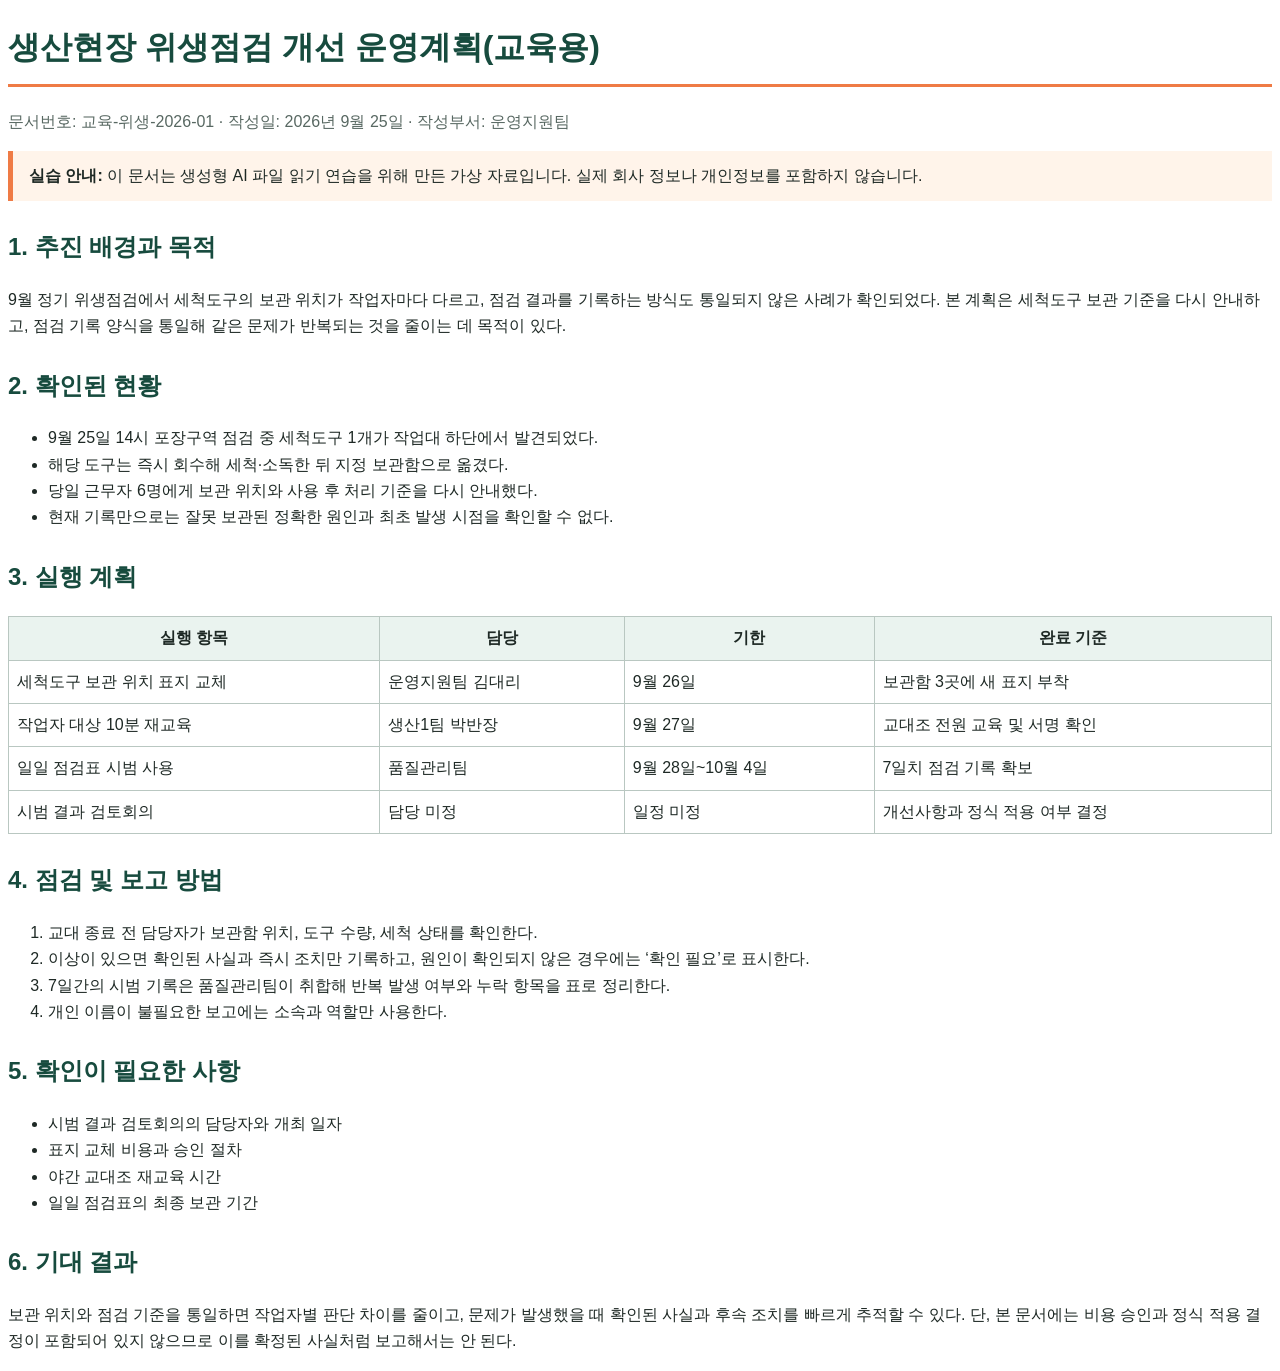
<file: assets/sample-training-operation-plan.html>
<!doctype html>
<html lang="ko">
<head>
  <meta charset="utf-8">
  <title>교육용 문서 - 생산현장 위생점검 개선 운영계획</title>
  <style>
    @page { size: A4; margin: 18mm; }
    body { font-family: "Malgun Gothic", sans-serif; color: #1e2925; line-height: 1.65; font-size: 12pt; }
    h1 { color: #174b3e; border-bottom: 3px solid #ef7b45; padding-bottom: 10px; }
    h2 { color: #174b3e; margin-top: 26px; }
    table { width: 100%; border-collapse: collapse; margin: 12px 0; }
    th, td { border: 1px solid #b9c7c1; padding: 8px; vertical-align: top; }
    th { background: #eaf3ef; }
    .notice { background: #fff4ea; border-left: 5px solid #ef7b45; padding: 12px 16px; }
    .meta { color: #586862; }
  </style>
</head>
<body>
  <h1>생산현장 위생점검 개선 운영계획(교육용)</h1>
  <p class="meta">문서번호: 교육-위생-2026-01 · 작성일: 2026년 9월 25일 · 작성부서: 운영지원팀</p>
  <p class="notice"><strong>실습 안내:</strong> 이 문서는 생성형 AI 파일 읽기 연습을 위해 만든 가상 자료입니다. 실제 회사 정보나 개인정보를 포함하지 않습니다.</p>

  <h2>1. 추진 배경과 목적</h2>
  <p>9월 정기 위생점검에서 세척도구의 보관 위치가 작업자마다 다르고, 점검 결과를 기록하는 방식도 통일되지 않은 사례가 확인되었다. 본 계획은 세척도구 보관 기준을 다시 안내하고, 점검 기록 양식을 통일해 같은 문제가 반복되는 것을 줄이는 데 목적이 있다.</p>

  <h2>2. 확인된 현황</h2>
  <ul>
    <li>9월 25일 14시 포장구역 점검 중 세척도구 1개가 작업대 하단에서 발견되었다.</li>
    <li>해당 도구는 즉시 회수해 세척·소독한 뒤 지정 보관함으로 옮겼다.</li>
    <li>당일 근무자 6명에게 보관 위치와 사용 후 처리 기준을 다시 안내했다.</li>
    <li>현재 기록만으로는 잘못 보관된 정확한 원인과 최초 발생 시점을 확인할 수 없다.</li>
  </ul>

  <h2>3. 실행 계획</h2>
  <table>
    <thead><tr><th>실행 항목</th><th>담당</th><th>기한</th><th>완료 기준</th></tr></thead>
    <tbody>
      <tr><td>세척도구 보관 위치 표지 교체</td><td>운영지원팀 김대리</td><td>9월 26일</td><td>보관함 3곳에 새 표지 부착</td></tr>
      <tr><td>작업자 대상 10분 재교육</td><td>생산1팀 박반장</td><td>9월 27일</td><td>교대조 전원 교육 및 서명 확인</td></tr>
      <tr><td>일일 점검표 시범 사용</td><td>품질관리팀</td><td>9월 28일~10월 4일</td><td>7일치 점검 기록 확보</td></tr>
      <tr><td>시범 결과 검토회의</td><td>담당 미정</td><td>일정 미정</td><td>개선사항과 정식 적용 여부 결정</td></tr>
    </tbody>
  </table>

  <h2>4. 점검 및 보고 방법</h2>
  <ol>
    <li>교대 종료 전 담당자가 보관함 위치, 도구 수량, 세척 상태를 확인한다.</li>
    <li>이상이 있으면 확인된 사실과 즉시 조치만 기록하고, 원인이 확인되지 않은 경우에는 ‘확인 필요’로 표시한다.</li>
    <li>7일간의 시범 기록은 품질관리팀이 취합해 반복 발생 여부와 누락 항목을 표로 정리한다.</li>
    <li>개인 이름이 불필요한 보고에는 소속과 역할만 사용한다.</li>
  </ol>

  <h2>5. 확인이 필요한 사항</h2>
  <ul>
    <li>시범 결과 검토회의의 담당자와 개최 일자</li>
    <li>표지 교체 비용과 승인 절차</li>
    <li>야간 교대조 재교육 시간</li>
    <li>일일 점검표의 최종 보관 기간</li>
  </ul>

  <h2>6. 기대 결과</h2>
  <p>보관 위치와 점검 기준을 통일하면 작업자별 판단 차이를 줄이고, 문제가 발생했을 때 확인된 사실과 후속 조치를 빠르게 추적할 수 있다. 단, 본 문서에는 비용 승인과 정식 적용 결정이 포함되어 있지 않으므로 이를 확정된 사실처럼 보고해서는 안 된다.</p>
</body>
</html>
</file>
<file: styles.css>
:root{--ink:#16352e;--deep:#173f35;--green:#2f705c;--mint:#dff1e9;--cream:#f6f1e6;--paper:#fffdf8;--orange:#e8793e;--line:#d6dfda;--muted:#667872;--shadow:0 16px 42px rgba(20,57,47,.12);font-family:Pretendard,"Noto Sans KR",system-ui,sans-serif;color:var(--ink);background:#edf2ef}
.top-actions{align-items:center}.top-actions a{padding:10px 12px;border-radius:10px;color:var(--ink);text-decoration:none;font-weight:700}.top-actions a:hover{background:var(--mint)}.top-actions .instructor-link{background:var(--deep);color:#fff}.top-actions .instructor-link:hover{background:var(--green)}
body{overflow-x:hidden}.hero>*,.builder>*,.compare>*{min-width:0;overflow-wrap:anywhere}
*{box-sizing:border-box}body{margin:0;min-height:100vh;background:linear-gradient(135deg,#edf4f0,#f8f1e6)}button,input,textarea,select{font:inherit}.skip{position:fixed;left:-999px}.skip:focus{left:12px;top:12px;z-index:99;background:#fff;padding:10px}.topbar{height:76px;position:sticky;top:0;z-index:20;display:flex;align-items:center;gap:28px;padding:0 28px;background:rgba(255,253,248,.94);border-bottom:1px solid var(--line);backdrop-filter:blur(14px)}.brand{border:0;background:none;display:flex;align-items:center;gap:11px;color:var(--ink);cursor:pointer;text-align:left}.brand-mark{display:grid;place-items:center;width:43px;height:43px;border-radius:13px;background:var(--deep);color:#fff;font-weight:900;font-size:18px}.brand b,.brand small{display:block}.brand b{letter-spacing:.08em}.brand small{margin-top:2px;color:var(--muted)}.progress-wrap{margin-left:auto;width:180px;font-size:12px;color:var(--muted)}.progress{height:6px;margin-top:6px;border-radius:99px;background:#dfe7e3;overflow:hidden}.progress span{display:block;height:100%;width:0;background:var(--orange);transition:.3s}.top-actions{display:flex;gap:4px}.top-actions button,.menu-button{border:0;background:transparent;padding:10px 12px;border-radius:10px;color:var(--ink);cursor:pointer}.top-actions button:hover{background:var(--mint)}.menu-button{display:none!important;font-size:22px}.sidebar{position:fixed;left:0;top:76px;bottom:0;width:250px;padding:25px 18px;background:var(--deep);color:white;z-index:15}.sidebar-head{display:flex;justify-content:space-between;margin-bottom:22px}.sidebar-head span>*{display:block}.sidebar-head small{opacity:.65;letter-spacing:.12em}.sidebar-head b{margin-top:4px;font-size:22px}.sidebar-head button{display:none;border:0;background:none;color:#fff;font-size:28px}.sidebar nav{display:grid;gap:8px}.nav-item{width:100%;border:0;border-radius:12px;padding:13px;text-align:left;background:transparent;color:#d5e8e0;cursor:pointer;display:flex;gap:10px;align-items:center}.nav-item:hover,.nav-item.active{background:#2b5b4d;color:#fff}.nav-num{display:grid;place-items:center;width:25px;height:25px;border-radius:50%;border:1px solid #729688;font-size:12px}.nav-item.done .nav-num{background:var(--orange);border-color:var(--orange);color:white}.sidebar-note{position:absolute;bottom:22px;left:18px;right:18px;padding:14px;border-radius:12px;background:rgba(255,255,255,.08);font-size:12px;line-height:1.7;color:#c9ddd5}main{margin-left:250px;min-height:calc(100vh - 76px);padding:42px}.page{max-width:1160px;margin:0 auto}.eyebrow{color:var(--orange);font-size:13px;font-weight:800;letter-spacing:.12em}.hero{display:grid;grid-template-columns:1.35fr .65fr;gap:28px;align-items:stretch}.hero-card,.card{background:var(--paper);border:1px solid rgba(23,63,53,.09);border-radius:24px;box-shadow:var(--shadow)}.hero-card{padding:46px}.hero h1{font-size:clamp(38px,5vw,68px);line-height:1.06;margin:18px 0}.hero h1 em{font-style:normal;color:var(--orange)}.hero p{font-size:19px;line-height:1.7;color:var(--muted)}.hero-side{padding:28px;background:var(--deep);color:#fff}.hero-side h2{font-size:20px}.goal{padding:14px 0;border-bottom:1px solid rgba(255,255,255,.15);display:flex;gap:12px}.goal b{color:#ffd1b7}.route-grid,.card-grid{display:grid;grid-template-columns:repeat(3,1fr);gap:16px;margin-top:24px}.route-card,.mini-card{padding:22px;background:var(--paper);border:1px solid var(--line);border-radius:18px}.route-card b{display:block;font-size:18px;margin:9px 0}.route-card small{color:var(--orange);font-weight:700}.route-card p,.mini-card p{color:var(--muted);line-height:1.6}.button{border:0;border-radius:12px;background:var(--deep);color:#fff;padding:12px 18px;cursor:pointer;font-weight:700}.button.secondary{background:var(--mint);color:var(--deep)}.button.orange{background:var(--orange)}.button.ghost{background:transparent;color:var(--deep);border:1px solid var(--line)}.section-head{display:flex;justify-content:space-between;align-items:end;margin-bottom:24px}.section-head h1{font-size:38px;margin:8px 0}.section-head p{color:var(--muted);margin:0}.lesson{padding:34px}.lesson h2{font-size:28px}.compare{display:grid;grid-template-columns:1fr 1fr;gap:18px}.prompt-box{border-radius:16px;padding:22px;background:#f7f7f3;border:1px solid var(--line);white-space:pre-wrap;line-height:1.65}.prompt-box.bad{border-left:6px solid #ba5548}.prompt-box.good{border-left:6px solid var(--green)}.tag{display:inline-block;border-radius:99px;padding:5px 9px;background:var(--mint);font-size:12px;font-weight:800}.workflow{display:grid;grid-template-columns:repeat(5,1fr);gap:10px;margin:26px 0}.step{padding:18px 12px;border-radius:16px;background:#edf5f1;text-align:center}.step strong{display:block;font-size:22px;color:var(--orange);margin-bottom:7px}.callout{padding:20px;border-radius:16px;background:var(--cream);border-left:5px solid var(--orange);line-height:1.7}.builder{display:grid;grid-template-columns:1fr 1fr;gap:20px}.form-card,.result-card{padding:28px}.field{margin-bottom:16px}.field label{display:block;margin-bottom:7px;font-weight:800}.field small{display:block;color:var(--muted);margin-top:5px}.field input,.field textarea,.field select{width:100%;border:1px solid #cbd8d2;border-radius:12px;padding:12px;background:#fff}.field textarea{min-height:106px;resize:vertical}.result{min-height:420px;padding:20px;border-radius:15px;background:#102f28;color:#e9f5ef;white-space:pre-wrap;line-height:1.65;overflow:auto}.actions{display:flex;gap:10px;flex-wrap:wrap;margin-top:16px}.scenario-tabs{display:flex;gap:8px;flex-wrap:wrap;margin-bottom:18px}.scenario-tabs button{border:1px solid var(--line);background:#fff;border-radius:99px;padding:9px 14px;cursor:pointer}.scenario-tabs button.active{background:var(--deep);color:#fff}.checklist{display:grid;gap:10px}.check{display:flex;gap:11px;align-items:flex-start;padding:14px;border:1px solid var(--line);border-radius:13px;background:#fff}.check input{width:20px;height:20px;accent-color:var(--orange)}.timer-wrap{text-align:center;padding:42px}.timer{font-size:clamp(70px,12vw,140px);font-weight:900;letter-spacing:-.06em;color:var(--deep);font-variant-numeric:tabular-nums}.phase{font-size:25px;font-weight:800;color:var(--orange)}.phase-track{display:grid;grid-template-columns:2fr 3fr 3fr 2fr;gap:6px;margin:30px 0}.phase-track span{padding:12px;border-radius:10px;background:#e3ebe7;font-size:13px}.phase-track span.active{background:var(--orange);color:white}.library-grid{display:grid;grid-template-columns:repeat(2,1fr);gap:18px}.resource{padding:26px}.resource h3{margin-top:0}.resource ul{line-height:1.9;color:var(--muted)}.footer-nav{display:flex;justify-content:space-between;margin-top:24px}.toast{position:fixed;right:22px;bottom:22px;transform:translateY(90px);opacity:0;background:var(--deep);color:#fff;padding:13px 18px;border-radius:12px;z-index:50;transition:.25s}.toast.show{transform:none;opacity:1}@media(max-width:900px){.progress-wrap,.top-actions>button{display:none}.menu-button{display:block!important}.sidebar{transform:translateX(-105%);transition:.25s}.sidebar.open{transform:none}.sidebar-head button{display:block}main{margin-left:0;padding:24px}.hero,.builder,.compare{grid-template-columns:1fr}.route-grid,.card-grid{grid-template-columns:1fr 1fr}.workflow{grid-template-columns:1fr}.library-grid{grid-template-columns:1fr}}@media(max-width:580px){.topbar{padding:0 14px}.brand small{display:none}main{padding:16px}.hero-card{padding:28px}.hero h1{font-size:38px}.route-grid,.card-grid{grid-template-columns:1fr}.section-head{display:block}.phase-track{grid-template-columns:1fr 1fr}.timer-wrap{padding:24px}.lesson{padding:22px}}@media print{.topbar,.sidebar,.footer-nav,.actions{display:none!important}main{margin:0;padding:0}.card,.hero-card{box-shadow:none;break-inside:avoid}.page{max-width:none}}
</file>
<file: lesson2.css>
.lesson-agenda{display:grid;grid-template-columns:repeat(7,1fr);gap:8px;margin-bottom:28px}.lesson2-step{min-height:92px;border:1px solid var(--line);border-radius:14px;background:#fff;color:var(--ink);padding:10px 8px;cursor:pointer;text-align:left}.lesson2-step span{display:grid;place-items:center;width:24px;height:24px;border-radius:50%;background:var(--mint);font-size:12px;font-weight:900}.lesson2-step b,.lesson2-step small{display:block}.lesson2-step b{margin:8px 0 2px;color:var(--orange)}.lesson2-step small{line-height:1.3}.lesson2-step.active{background:var(--deep);color:#fff;border-color:var(--deep);transform:translateY(-3px);box-shadow:0 8px 18px rgba(20,57,47,.18)}.lesson2-step.active span{background:var(--orange);color:#fff}.lesson2-stage{min-height:490px}.stage-heading{padding-bottom:16px;margin-bottom:20px;border-bottom:1px solid var(--line)}.stage-heading h2{margin:7px 0 0}.lesson-two-lead{text-align:center;max-width:760px;margin:0 auto 22px}.lesson-two-lead h2{margin:12px 0}.lesson-two-lead p,.muted{color:var(--muted)}.reveal-button{margin-top:12px}.reveal-box{margin-top:10px;padding:12px 18px;border-radius:12px;background:var(--mint);line-height:1.7}.facilitator{display:flex;gap:14px;align-items:center;margin-top:20px;padding:14px 18px;border-radius:13px;background:var(--deep);color:#fff}.facilitator b{flex:0 0 auto;color:#ffd1b7}.six-grid{display:grid;grid-template-columns:repeat(2,1fr);gap:12px}.formula-card{display:flex;gap:13px;padding:16px;border:1px solid var(--line);border-radius:15px;background:#fff}.formula-card>span{display:grid;place-items:center;flex:0 0 34px;height:34px;border-radius:10px;background:var(--orange);color:#fff;font-weight:900}.formula-card h3,.formula-card p{margin:0 0 5px}.formula-card p{color:var(--muted)}.formula-card small{font-weight:700}.concept-check{display:flex;gap:20px;margin-top:16px;padding:16px 20px;border-radius:14px;background:var(--cream)}.prompt-levels{display:grid;grid-template-columns:repeat(3,1fr);gap:10px;margin-bottom:18px}.prompt-level{border:1px solid var(--line);border-radius:14px;padding:14px;background:#fff;cursor:pointer;color:var(--ink)}.prompt-level b,.prompt-level small{display:block}.prompt-level small{margin-top:4px}.prompt-level.active{background:var(--orange);border-color:var(--orange);color:#fff}.level-result{padding:22px;border-radius:16px;background:#f4f7f5}.level-result .prompt-box{margin:10px 0}.level-result h3{margin-bottom:5px}.level-result p{margin-top:0}.demo-grid{display:grid;grid-template-columns:repeat(3,1fr);gap:12px;margin-bottom:18px}.demo-grid section{padding:18px;border:1px solid var(--line);border-radius:15px;background:#fff}.demo-grid h3{font-size:17px;margin:12px 0}.demo-grid p,.demo-grid li{line-height:1.65}.demo-grid ul{padding-left:20px}.practice-sheet{display:grid;grid-template-columns:1fr 1fr;gap:20px}.practice-sheet>div,.practice-sheet>ol{padding:22px;border:1px solid var(--line);border-radius:16px;background:#fff;margin:0}.practice-sheet p,.practice-sheet li{line-height:1.75}.quiz{text-align:center;max-width:820px;margin:auto}.quiz .prompt-box{text-align:left;margin:14px 0}.quiz-options{display:flex;justify-content:center;gap:10px;flex-wrap:wrap}.quiz-options button{border:1px solid var(--line);border-radius:12px;padding:12px 16px;background:#fff;cursor:pointer;font-weight:700}.quiz-options button:hover{border-color:var(--orange)}.quiz-feedback{margin:14px auto;padding:12px;border-radius:12px;background:#edf1ef}.quiz-feedback.correct{background:#dff1e9;color:#176044;font-weight:800}.quiz-feedback.wrong{background:#fae3dc;color:#8b3527;font-weight:800}.summary-strip{display:flex;align-items:center;gap:16px;margin-top:24px;padding:18px;border-radius:15px;background:var(--deep);color:#fff}.summary-strip span{flex:1}.summary-strip b{color:#ffd1b7}
@media(max-width:1050px){.lesson-agenda{grid-template-columns:repeat(4,1fr)}.demo-grid{grid-template-columns:1fr 1fr}}
@media(max-width:700px){.lesson-agenda{display:flex;overflow-x:auto;padding-bottom:8px}.lesson2-step{min-width:132px}.six-grid,.demo-grid,.practice-sheet{grid-template-columns:1fr}.facilitator,.concept-check,.summary-strip{align-items:flex-start;flex-direction:column}.prompt-levels{grid-template-columns:1fr}.lesson2-stage{min-height:0}}
.ai-question-detail{display:grid;grid-template-columns:1.25fr .75fr;gap:18px;margin:4px 0 20px}.ai-question-copy,.ai-question-reading{padding:22px;border:1px solid var(--line);border-radius:16px;background:#fff}.ai-question-copy h3,.ai-question-reading h3{margin:12px 0}.ai-question-copy .prompt-box{white-space:pre-wrap;font-size:17px;line-height:1.75;margin:0 0 14px}.ai-question-reading{background:#f4f7f5}.ai-question-reading p,.ai-question-reading li{line-height:1.65}.ai-question-reading h4{margin:20px 0 8px}.ai-question-reading ul{margin:0;padding-left:20px}
@media(max-width:700px){.ai-question-detail{grid-template-columns:1fr}.ai-question-copy,.ai-question-reading{padding:17px}}
.review-materials{display:grid;grid-template-columns:1fr 1fr;gap:16px;margin:18px 0}.review-materials section{padding:20px;border:1px solid var(--line);border-radius:16px;background:#fff}.review-materials h3{margin:12px 0 8px}.review-materials p{margin:0;line-height:1.75}.review-materials .draft-with-errors{background:#fff8f3;border-color:#efd0c4}.review-materials mark{background:#ffd8cb;color:#7d2f25;padding:1px 3px;border-radius:4px}.review-materials small{display:block;margin-top:12px;color:#8b3527;font-weight:700;line-height:1.5}
@media(max-width:700px){.review-materials{grid-template-columns:1fr}.review-materials section{padding:17px}}
.full-prompt-panel{margin-top:14px;padding:18px;border:1px solid var(--line);border-radius:16px;background:#f4f7f5}.full-prompt-panel .prompt-box{max-height:360px;overflow:auto;margin-bottom:12px}.full-prompt-panel[hidden]{display:none}
.practice-download{display:flex;align-items:center;justify-content:space-between;gap:16px;margin:10px 0 22px;padding:14px 16px;border:1px solid var(--line);border-radius:14px;background:#fff}.practice-download div{min-width:0}.practice-download b,.practice-download small{display:block}.practice-download small{margin-top:4px;color:var(--muted)}.practice-download .button{flex:0 0 auto;text-decoration:none;text-align:center}@media(max-width:700px){.practice-download{align-items:stretch;flex-direction:column}}
</file>
<file: course.css>
.spacious{line-height:1.9}.bottleneck-grid{display:grid;grid-template-columns:repeat(5,1fr);gap:10px}.vote-card{min-height:110px;border:1px solid var(--line);border-radius:15px;background:#fff;color:var(--ink);cursor:pointer;padding:16px}.vote-card b,.vote-card small{display:block}.vote-card small{margin-top:10px;color:var(--muted)}.vote-card.selected{background:var(--orange);border-color:var(--orange);color:#fff;transform:translateY(-3px)}.vote-card.selected small{color:#fff}.report-spine{display:grid;grid-template-columns:repeat(5,1fr);gap:10px}.report-spine>div{position:relative;padding:20px 12px;border-radius:16px;background:var(--mint);text-align:center}.report-spine>div:not(:last-child)::after{content:'→';position:absolute;right:-12px;top:36%;z-index:2;color:var(--orange);font-weight:900}.report-spine span{display:grid;place-items:center;width:28px;height:28px;margin:0 auto 10px;border-radius:50%;background:var(--deep);color:#fff;font-weight:900}.report-spine b,.report-spine small{display:block}.report-spine b{font-size:20px}.report-spine small{margin-top:5px;color:var(--muted)}.practice-prompt{margin-top:18px;padding:20px;border:2px dashed #b8ccc4;border-radius:16px;background:#fff}.practice-prompt p{margin-bottom:0;line-height:1.7}.sort-quiz{max-width:800px;margin:auto;text-align:center}.sort-quiz>button{display:flex;align-items:center;gap:12px;width:100%;margin:9px 0;border:1px solid var(--line);border-radius:13px;background:#fff;padding:13px;text-align:left;cursor:pointer}.sort-quiz>button span{display:grid;place-items:center;width:28px;height:28px;border-radius:50%;background:var(--mint);font-weight:800}.three-rules{display:grid;grid-template-columns:repeat(3,1fr);gap:14px}.three-rules>div{padding:22px;border:1px solid var(--line);border-radius:17px;background:#fff}.three-rules span{display:grid;place-items:center;width:36px;height:36px;border-radius:11px;background:var(--orange);color:#fff;font-weight:900}.three-rules p{color:var(--muted);line-height:1.65}.timed-activity{display:grid;grid-template-columns:repeat(4,1fr);gap:10px}.timed-activity>div{padding:22px;border-radius:16px;background:var(--deep);color:#fff;text-align:center}.timed-activity b,.timed-activity span{display:block}.timed-activity b{font-size:23px;color:#ffd1b7;margin-bottom:8px}.peer-review{display:grid;grid-template-columns:repeat(4,1fr);gap:12px}.peer-review>div{padding:18px;border:1px solid var(--line);border-radius:15px;background:#fff}.peer-review b{color:var(--orange);font-size:19px}.peer-review p{line-height:1.6;color:var(--muted)}.presentation-guide{max-width:720px;margin:auto;padding:25px 35px;border-radius:18px;background:var(--mint)}.presentation-guide li{margin:12px 0;line-height:1.6}.review-demo{padding:28px;border-radius:17px;background:#fff;border:1px solid var(--line);font-size:21px;line-height:1.8}.review-demo mark{background:#ffd8cf}.review-demo u{text-decoration-color:#289264;text-decoration-thickness:3px}.review-demo>div{display:flex;gap:20px;font-size:13px}.legend{display:inline-block;width:12px;height:12px;border-radius:50%;margin-right:6px}.legend.invented{background:#e78977}.legend.verified{background:#289264}.practice-textarea{width:100%;min-height:110px;margin:16px 0 10px;padding:16px;border:1px solid var(--line);border-radius:14px;resize:vertical;font:inherit}.final-gate{display:grid;grid-template-columns:repeat(5,1fr);gap:10px}.final-gate>div{padding:20px 12px;border-radius:15px;background:var(--mint);text-align:center}.final-gate b,.final-gate span{display:block}.final-gate b{font-size:19px;color:var(--deep)}.final-gate span{margin-top:7px;font-size:13px;color:var(--muted)}.work-picker{display:grid;grid-template-columns:repeat(2,1fr);gap:10px}.work-picker h2{grid-column:1/-1}.work-picker label{display:flex;align-items:center;gap:10px;padding:16px;border:1px solid var(--line);border-radius:14px;background:#fff;cursor:pointer}.work-picker input{width:20px;height:20px;accent-color:var(--orange)}.template-blueprint{display:grid;grid-template-columns:repeat(4,1fr);gap:12px}.template-blueprint>div{padding:22px;border-radius:16px;background:#fff;border:1px solid var(--line)}.template-blueprint b{font-size:18px;color:var(--orange)}.template-blueprint p{line-height:1.6;color:var(--muted)}.exit-ticket{max-width:780px;margin:auto;padding:28px;border-radius:18px;background:var(--mint)}.exit-ticket label{display:flex;gap:10px;align-items:flex-start;margin:14px 0;line-height:1.6}.exit-ticket input{width:20px;height:20px;accent-color:var(--orange)}
@media(max-width:900px){.bottleneck-grid,.report-spine,.final-gate{grid-template-columns:repeat(2,1fr)}.report-spine>div::after{display:none}.three-rules,.peer-review,.template-blueprint{grid-template-columns:1fr 1fr}.timed-activity{grid-template-columns:1fr 1fr}}
@media(max-width:580px){.bottleneck-grid,.report-spine,.three-rules,.timed-activity,.peer-review,.final-gate,.work-picker,.template-blueprint{grid-template-columns:1fr}.work-picker h2{grid-column:auto}}
.download-practice{display:flex;align-items:center;justify-content:space-between;gap:24px;margin:22px 0;padding:22px;border:1px solid var(--line);border-radius:18px;background:#fff}.download-practice h3{margin:10px 0 6px}.download-practice p{margin:0 0 6px;color:var(--muted);line-height:1.6}.download-practice small{color:var(--muted)}.download-practice .button{flex:0 0 auto;text-decoration:none}.practice-flow{display:grid;grid-template-columns:repeat(4,1fr);gap:10px;margin:18px 0}.practice-flow span{display:flex;align-items:center;gap:8px;padding:12px;border-radius:12px;background:var(--mint);font-size:14px}.practice-flow b{display:grid;place-items:center;width:24px;height:24px;border-radius:50%;background:var(--deep);color:#fff}@media(max-width:760px){.download-practice{align-items:stretch;flex-direction:column}.download-practice .button{text-align:center}.practice-flow{grid-template-columns:1fr 1fr}}
.image-practice{display:grid;grid-template-columns:minmax(0,1.15fr) minmax(300px,.85fr);gap:24px;align-items:start}.image-practice-preview,.image-practice-guide{min-width:0}.image-practice-preview img{display:block;width:100%;margin:12px 0;border:1px solid var(--line);border-radius:16px;aspect-ratio:16/9;object-fit:cover}.image-practice-actions{display:flex;align-items:center;gap:14px;flex-wrap:wrap}.image-practice-actions .button{text-decoration:none}.image-practice-actions small{color:var(--muted)}.image-practice-guide h3{margin:12px 0}.image-practice-guide .button{margin-top:12px}@media(max-width:860px){.image-practice{grid-template-columns:1fr}}
.nav-item small{display:block;margin-top:3px;color:#aac5ba;font-size:11px}.nav-break{margin:0 12px;padding:6px 12px;border-left:2px solid rgba(255,255,255,.22);color:#aac5ba;font-size:11px;font-weight:700;letter-spacing:.04em}
.course-flow-card{display:grid;grid-template-columns:190px minmax(0,1fr);align-items:center;gap:18px 28px;margin:22px 0;padding:24px 28px;border:1px solid var(--line);border-radius:20px;background:var(--paper);box-shadow:var(--shadow)}.course-flow-card h2{margin:7px 0 0;font-size:22px;word-break:keep-all}.compact-flow{display:flex;align-items:center;gap:10px;min-width:0;flex-wrap:wrap;justify-content:flex-start}.compact-flow span{padding:10px 13px;border-radius:999px;background:var(--mint);font-weight:800;font-size:14px;white-space:nowrap}.compact-flow i{color:var(--orange);font-style:normal;font-weight:900}.course-flow-card details{grid-column:1/-1;max-width:none;color:var(--muted);font-size:13px}.course-flow-card summary{cursor:pointer;color:var(--deep);font-weight:800}.course-flow-card details p{line-height:1.6;margin-bottom:0}@media(max-width:900px){.course-flow-card{grid-template-columns:1fr;align-items:start}.compact-flow{justify-content:flex-start}.course-flow-card details{grid-column:auto}}
</file>
<file: instructor.css>
:root{--ink:#173f35;--orange:#e8793e;--mint:#e5f3ed;--paper:#fffdf8;--line:#d8e1dc;--muted:#667872;font-family:Pretendard,"Noto Sans KR",system-ui,sans-serif;color:var(--ink)}*{box-sizing:border-box}body{margin:0;background:#eef3f0;line-height:1.65}.bar{position:sticky;top:0;z-index:10;height:72px;display:flex;align-items:center;justify-content:space-between;padding:0 28px;background:rgba(255,253,248,.96);border-bottom:1px solid var(--line)}.bar b,.bar small{display:block}.bar small{color:var(--muted)}.bar nav{display:flex;gap:8px}.bar a,.bar button,.part-head a{border:0;border-radius:10px;padding:9px 13px;background:var(--ink);color:#fff;text-decoration:none;font-weight:800;cursor:pointer}aside{position:fixed;top:72px;bottom:0;width:230px;padding:25px 16px;background:var(--ink)}aside a{display:block;padding:12px;border-radius:10px;color:#dbeae4;text-decoration:none;font-size:14px}aside a:hover,aside a.active{background:#2f705c;color:#fff}main{max-width:1080px;margin-left:230px;padding:38px}.intro,.card,.part{background:var(--paper);border:1px solid var(--line);border-radius:22px;box-shadow:0 12px 34px rgba(23,63,53,.08)}.intro{padding:44px}.intro>span,.part-head>span{color:var(--orange);font-weight:900;letter-spacing:.1em}.intro h1{font-size:42px;line-height:1.18;margin:12px 0}.intro p{font-size:18px;color:var(--muted)}.principles{display:flex;gap:9px;flex-wrap:wrap}.principles b{padding:8px 12px;border-radius:999px;background:var(--mint)}.quick{margin:20px 0;padding:24px 30px}.quick label{display:block;margin:10px 0}.quick input{width:18px;height:18px;vertical-align:middle}.part{margin:22px 0;overflow:hidden}.part-head{display:grid;grid-template-columns:auto 1fr auto;align-items:center;gap:18px;padding:25px 30px;background:#173f35;color:#fff}.part-head h2,.part-head p{margin:0}.part-head p{opacity:.75}.scene{padding:30px 34px;border-top:1px solid var(--line)}.scene h3{font-size:23px;margin:0 0 14px}.scene>:not(h3):not(.script){display:none}.script{padding:0;background:transparent;border:0}.script+ .script{margin-top:12px}.script b{display:block;margin-bottom:7px;color:var(--orange)}.script p{margin:0;font-size:17px;line-height:1.85}.script+ .script b{display:none}#top{position:fixed;right:24px;bottom:24px;width:48px;height:48px;border:0;border-radius:50%;background:var(--orange);color:#fff;font-size:22px;cursor:pointer}.large{font-size:19px}.large .script p{font-size:22px}@media(max-width:850px){aside{display:none}main{margin:0;padding:18px}.bar{padding:0 14px}.bar small,.bar nav button{display:none}.intro{padding:28px}.intro h1{font-size:32px}.part-head{grid-template-columns:1fr}}@media print{.bar,aside,#top{display:none}main{margin:0;padding:0;max-width:none}.intro,.card,.part{box-shadow:none}.part{break-before:page}.scene{break-inside:avoid}}
</file>
<file: instructor-split.css>
.student-pane{position:fixed;z-index:5;top:72px;right:0;bottom:0;width:45vw;min-width:520px;background:#fff;border-left:1px solid var(--line);box-shadow:-12px 0 32px rgba(23,63,53,.08)}
.student-pane-head{height:54px;display:flex;align-items:center;justify-content:space-between;gap:12px;padding:0 16px;background:#f7f3e9;border-bottom:1px solid var(--line)}
.student-pane-head b,.student-pane-head small{display:block}.student-pane-head small{color:var(--muted);font-size:12px}
.student-pane-head a{padding:7px 10px;border-radius:9px;background:var(--ink);color:#fff;text-decoration:none;font-size:12px;font-weight:800}
.student-actions{display:flex;align-items:center;gap:8px}.sync-state{padding:4px 8px;border-radius:999px;background:#e5f3ed;color:#2f705c;font-size:11px;font-weight:800;white-space:nowrap}.sync-dot{display:inline-block;width:9px;height:9px;margin-right:7px;border-radius:50%;background:var(--orange);box-shadow:0 0 0 4px rgba(232,121,62,.15)}
.student-pane iframe{display:block;width:100%;height:calc(100% - 54px);border:0;background:#fff}
main{max-width:none;margin-right:45vw}.scene{position:relative;transition:background-color .18s ease,box-shadow .18s ease}.scene.in-view{background:#fffaf3;box-shadow:inset 6px 0 0 var(--orange)}.scene.in-view::before{content:'현재 설명';position:absolute;top:22px;right:28px;padding:4px 9px;border-radius:999px;background:var(--orange);color:#fff;font-size:11px;font-weight:900;letter-spacing:.02em}.scene.in-view h3{padding-right:82px;color:#b65322}
@media(max-width:1180px){.student-pane{width:48vw;min-width:0}main{margin-right:48vw;margin-left:200px;padding:24px}aside{width:200px}.intro h1{font-size:34px}.columns{grid-template-columns:1fr}}
@media(max-width:850px){.student-pane{position:relative;top:auto;width:auto;min-width:0;height:65vh;margin:0 18px 18px;border:1px solid var(--line);border-radius:16px;overflow:hidden}main{margin:0;padding:18px}.sync-state{display:none}}
@media print{.student-pane{display:none!important}main{margin:0!important}}
</file>
